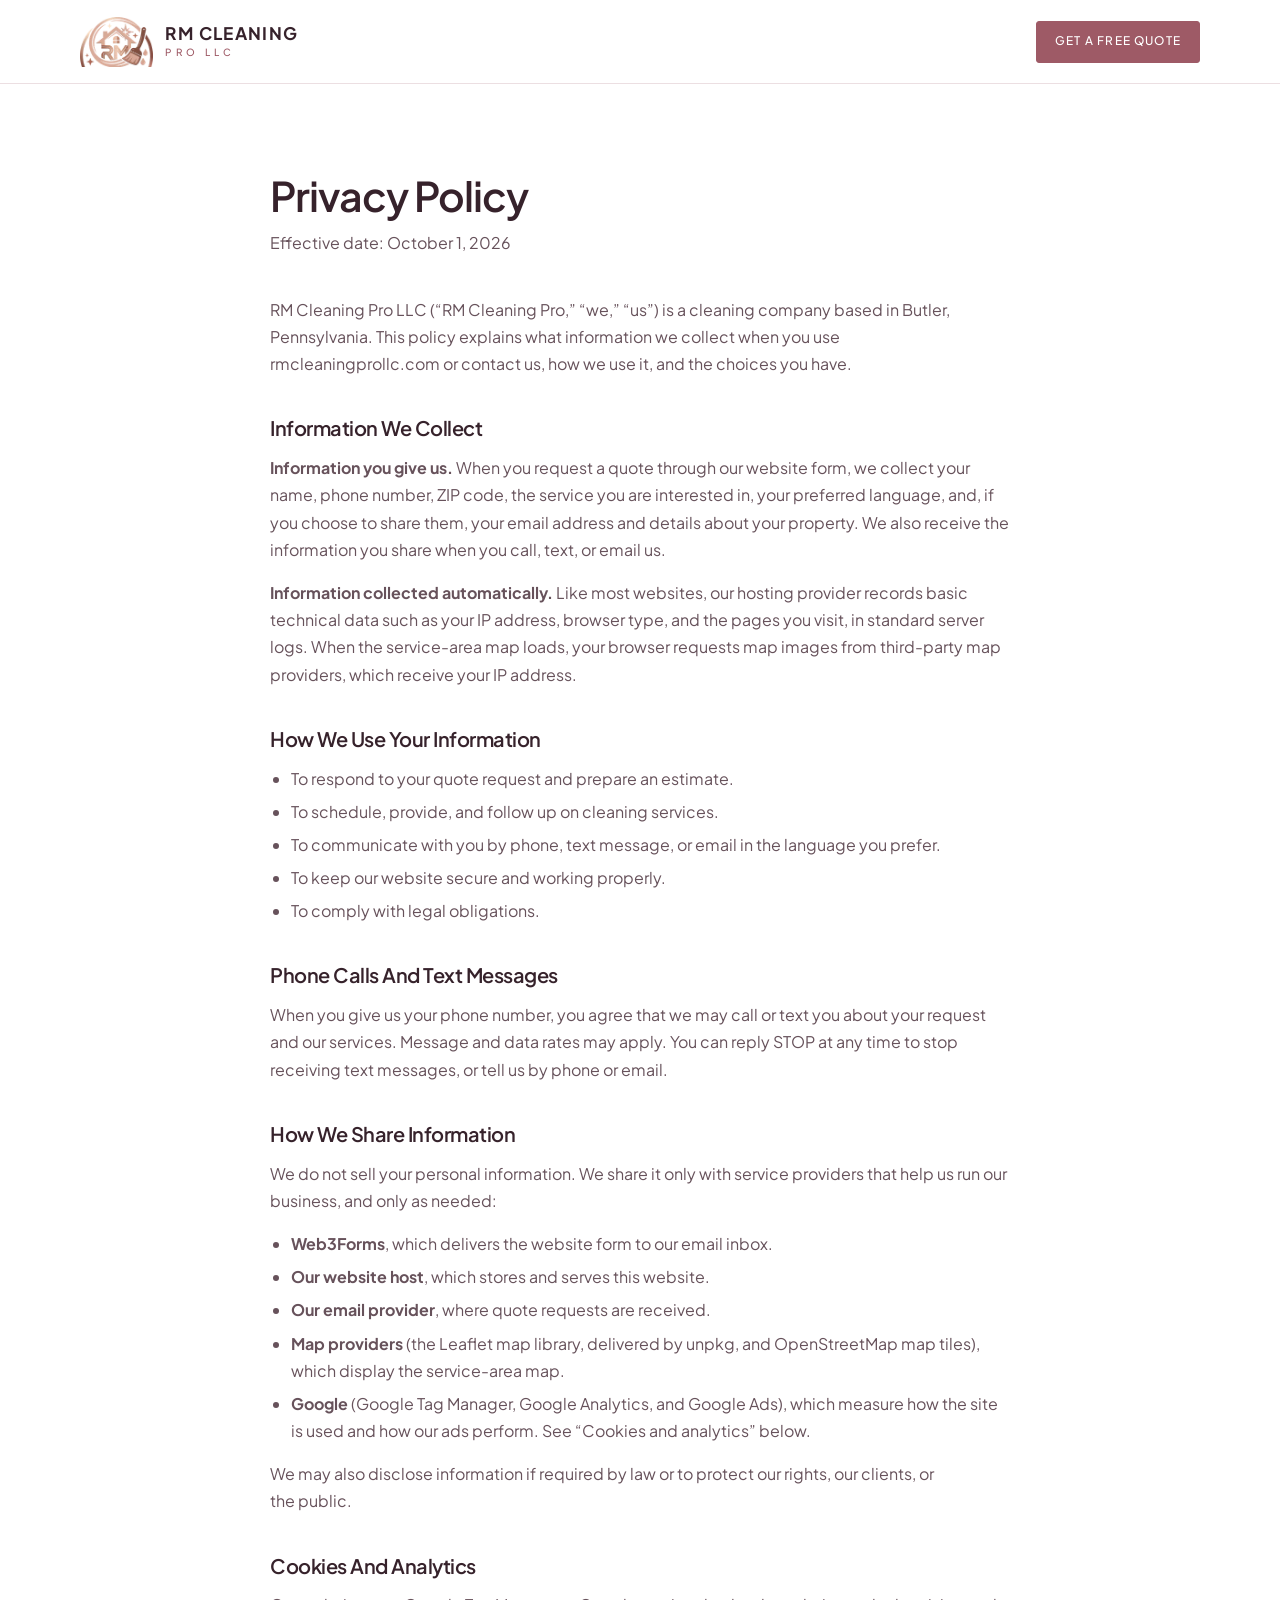
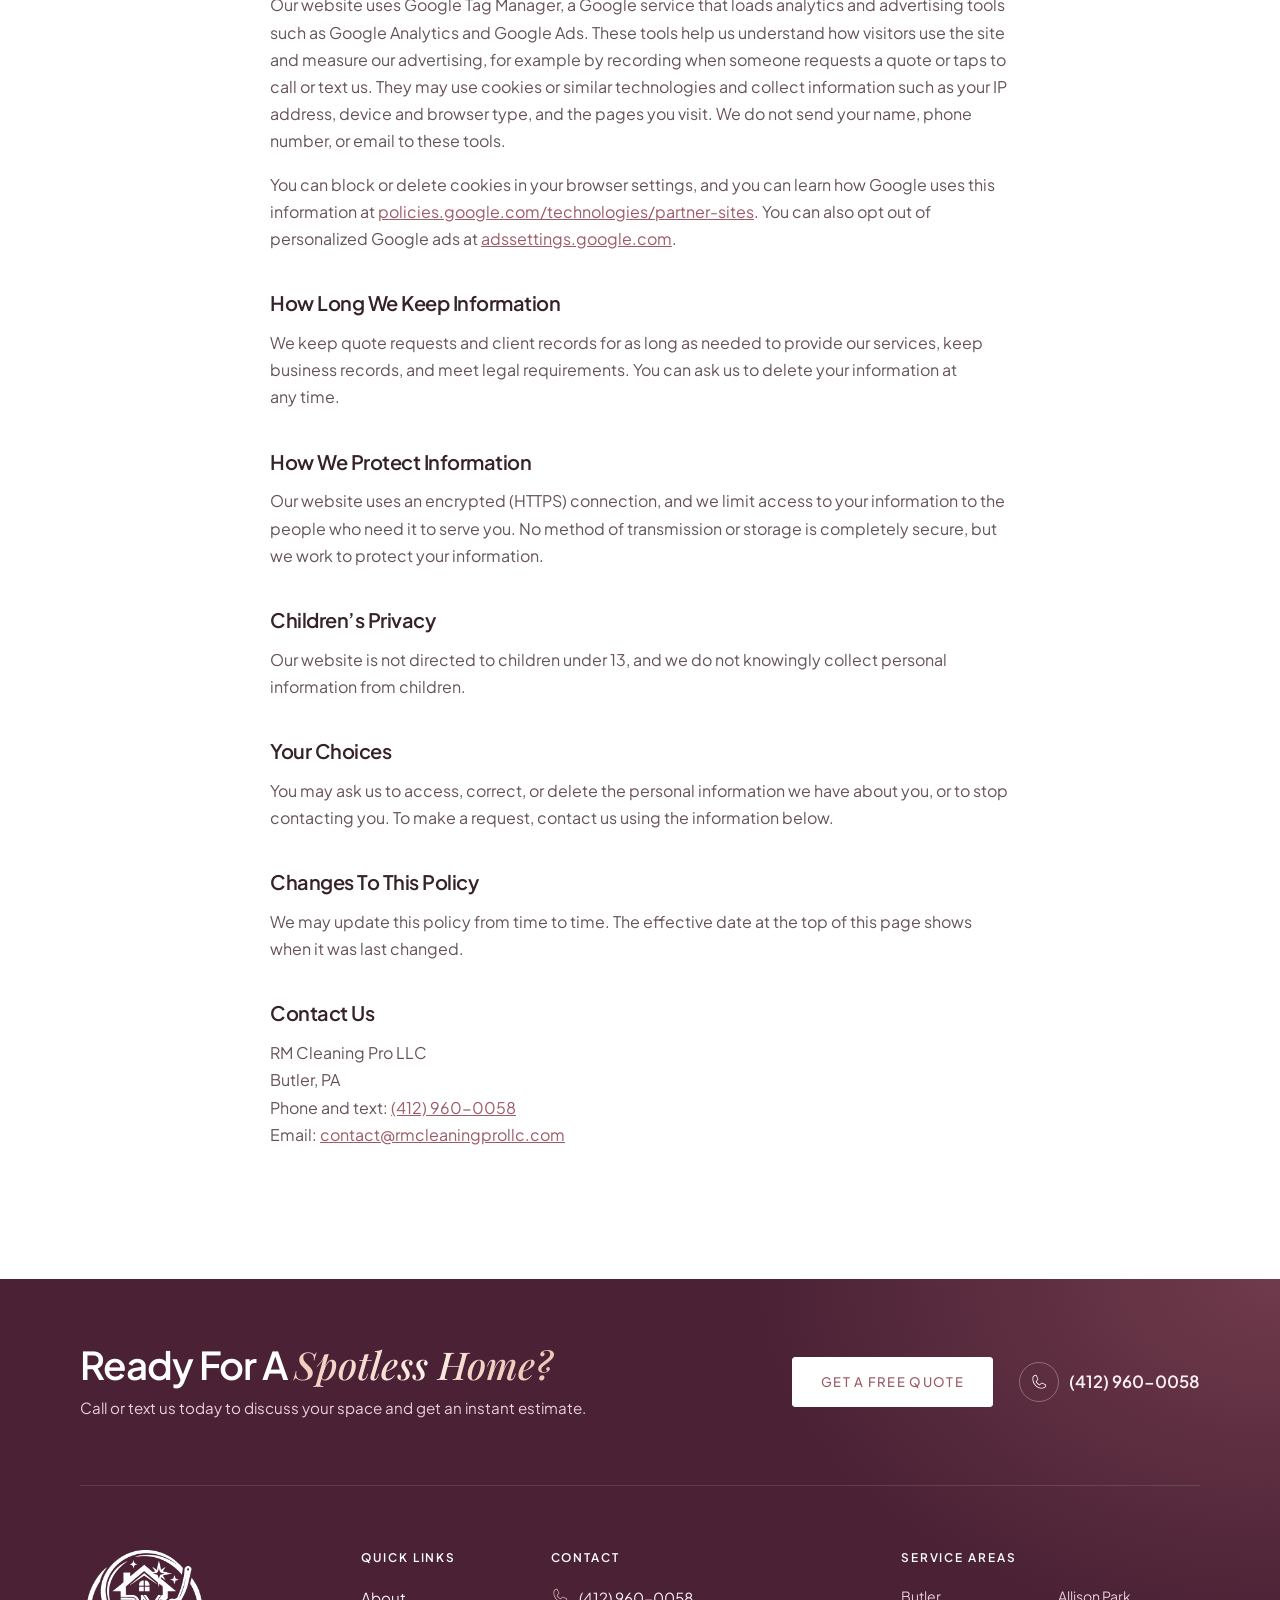
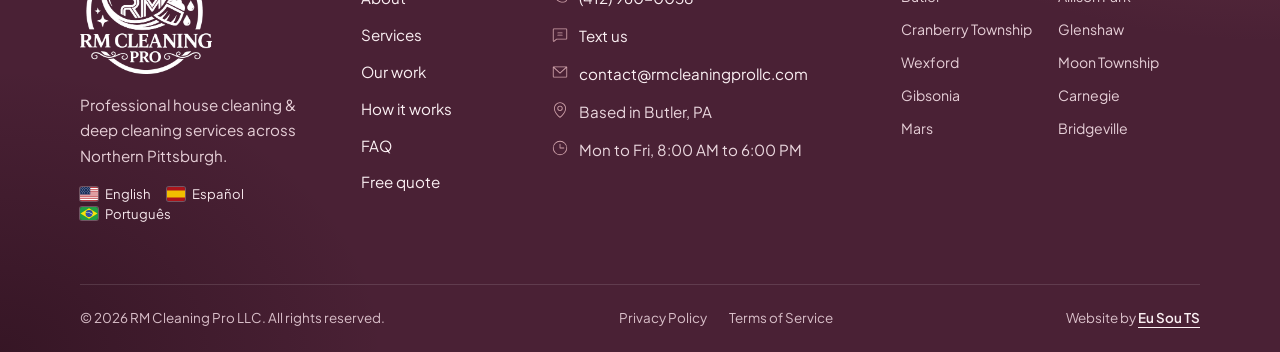
<file: privacy-policy/index.html>
<!doctype html>
<html lang="en">
<head>
<meta charset="utf-8">
<meta name="viewport" content="width=device-width, initial-scale=1">
<link rel="preconnect" href="https://www.googletagmanager.com">
<!-- Google Tag Manager -->
<script>(function(w,d,s,l,i){w[l]=w[l]||[];w[l].push({'gtm.start':
new Date().getTime(),event:'gtm.js'});var f=d.getElementsByTagName(s)[0],
j=d.createElement(s),dl=l!='dataLayer'?'&l='+l:'';j.async=true;j.src=
'https://www.googletagmanager.com/gtm.js?id='+i+dl;f.parentNode.insertBefore(j,f);
})(window,document,'script','dataLayer','GTM-MLDL4P4Q');</script>
<!-- End Google Tag Manager -->
<title>Privacy Policy | RM Cleaning Pro LLC</title>
<meta name="description" content="How RM Cleaning Pro LLC collects, uses, and protects the information you share through our website, phone, and text messages.">
<link rel="canonical" href="https://rmcleaningprollc.com/privacy-policy/">
<meta name="theme-color" content="#FFFFFF">
<link rel="icon" href="/favicon.ico" sizes="any">
<link rel="icon" href="/favicon.png" type="image/png">
<link rel="apple-touch-icon" href="/apple-touch-icon.png">
<style>@font-face{font-family:'Plus Jakarta Sans';font-style:italic;font-weight:500;font-display:swap;src:url('/fonts/jakarta-italic.woff2') format('woff2');unicode-range:U+0000-00FF, U+0131, U+0152-0153, U+02BB-02BC, U+02C6, U+02DA, U+02DC, U+0304, U+0308, U+0329, U+2000-206F, U+20AC, U+2122, U+2191, U+2193, U+2212, U+2215, U+FEFF, U+FFFD;}@font-face{font-family:'Plus Jakarta Sans';font-style:normal;font-weight:400 700;font-display:swap;src:url('/fonts/jakarta.woff2') format('woff2');unicode-range:U+0000-00FF, U+0131, U+0152-0153, U+02BB-02BC, U+02C6, U+02DA, U+02DC, U+0304, U+0308, U+0329, U+2000-206F, U+20AC, U+2122, U+2191, U+2193, U+2212, U+2215, U+FEFF, U+FFFD;}@font-face{font-family:'Playfair Display';font-style:italic;font-weight:500 600;font-display:swap;src:url('/fonts/playfair-italic.woff2') format('woff2');unicode-range:U+0000-00FF, U+0131, U+0152-0153, U+02BB-02BC, U+02C6, U+02DA, U+02DC, U+0304, U+0308, U+0329, U+2000-206F, U+20AC, U+2122, U+2191, U+2193, U+2212, U+2215, U+FEFF, U+FFFD;}</style>
<link rel="stylesheet" href="/styles.css?v=0e6ada15">
</head>
<body>
<!-- Google Tag Manager (noscript) -->
<noscript><iframe src="https://www.googletagmanager.com/ns.html?id=GTM-MLDL4P4Q"
height="0" width="0" style="display:none;visibility:hidden"></iframe></noscript>
<!-- End Google Tag Manager (noscript) -->
<!--sprite:start-->
<svg width="0" height="0" style="position:absolute" aria-hidden="true" focusable="false">
<symbol id="i-chat-text" viewBox="0 0 256 256"><path d="M216,50H40A14,14,0,0,0,26,64V224a13.88,13.88,0,0,0,8.09,12.69A14.11,14.11,0,0,0,40,238a13.87,13.87,0,0,0,9-3.31l.06-.05L82.23,206H216a14,14,0,0,0,14-14V64A14,14,0,0,0,216,50Zm2,142a2,2,0,0,1-2,2H80a6,6,0,0,0-3.92,1.46L41.26,225.53A2,2,0,0,1,38,224V64a2,2,0,0,1,2-2H216a2,2,0,0,1,2,2Zm-52-80a6,6,0,0,1-6,6H96a6,6,0,0,1,0-12h64A6,6,0,0,1,166,112Zm0,32a6,6,0,0,1-6,6H96a6,6,0,0,1,0-12h64A6,6,0,0,1,166,144Z"/></symbol>
<symbol id="i-clock" viewBox="0 0 256 256"><path d="M128,26A102,102,0,1,0,230,128,102.12,102.12,0,0,0,128,26Zm0,192a90,90,0,1,1,90-90A90.1,90.1,0,0,1,128,218Zm62-90a6,6,0,0,1-6,6H128a6,6,0,0,1-6-6V72a6,6,0,0,1,12,0v50h50A6,6,0,0,1,190,128Z"/></symbol>
<symbol id="i-envelope-simple" viewBox="0 0 256 256"><path d="M224,50H32a6,6,0,0,0-6,6V192a14,14,0,0,0,14,14H216a14,14,0,0,0,14-14V56A6,6,0,0,0,224,50ZM208.58,62,128,135.86,47.42,62ZM216,194H40a2,2,0,0,1-2-2V69.64l86,78.78a6,6,0,0,0,8.1,0L218,69.64V192A2,2,0,0,1,216,194Z"/></symbol>
<symbol id="i-map-pin" viewBox="0 0 256 256"><path d="M128,66a38,38,0,1,0,38,38A38,38,0,0,0,128,66Zm0,64a26,26,0,1,1,26-26A26,26,0,0,1,128,130Zm0-112a86.1,86.1,0,0,0-86,86c0,30.91,14.34,63.74,41.47,94.94a252.32,252.32,0,0,0,41.09,38,6,6,0,0,0,6.88,0,252.32,252.32,0,0,0,41.09-38c27.13-31.2,41.47-64,41.47-94.94A86.1,86.1,0,0,0,128,18Zm0,206.51C113,212.93,54,163.62,54,104a74,74,0,0,1,148,0C202,163.62,143,212.93,128,224.51Z"/></symbol>
<symbol id="i-phone" viewBox="0 0 256 256"><path d="M221.59,160.3l-47.24-21.17a14,14,0,0,0-13.28,1.22,4.81,4.81,0,0,0-.56.42l-24.69,21a1.88,1.88,0,0,1-1.68.06c-15.87-7.66-32.31-24-40-39.65a1.91,1.91,0,0,1,0-1.68l21.07-25a6.13,6.13,0,0,0,.42-.58,14,14,0,0,0,1.12-13.27L95.73,34.49a14,14,0,0,0-14.56-8.38A54.24,54.24,0,0,0,34,80c0,78.3,63.7,142,142,142a54.25,54.25,0,0,0,53.89-47.17A14,14,0,0,0,221.59,160.3ZM176,210C104.32,210,46,151.68,46,80A42.23,42.23,0,0,1,82.67,38h.23a2,2,0,0,1,1.84,1.31l21.1,47.11a2,2,0,0,1,0,1.67L84.73,113.15a4.73,4.73,0,0,0-.43.57,14,14,0,0,0-.91,13.73c8.87,18.16,27.17,36.32,45.53,45.19a14,14,0,0,0,13.77-1c.19-.13.38-.27.56-.42l24.68-21a1.92,1.92,0,0,1,1.6-.1l47.25,21.17a2,2,0,0,1,1.21,2A42.24,42.24,0,0,1,176,210Z"/></symbol>
</svg>
<!--sprite:end-->

<header class="hdr page-hdr">
  <div class="wrap hdr-in">
    <a class="brand" href="/">
      <img src="/images/logo-mark.webp" alt="" width="160" height="109">
      <span class="brand-name">RM Cleaning<small>Pro LLC</small></span>
    </a>
    <a class="btn btn-sm" href="/#quote">Get a free quote</a>
  </div>
</header>

<main class="legal" id="main">
  <div class="wrap">
    <h1>Privacy Policy</h1>
    <p class="updated">Effective date: October 1, 2026</p>

    <p>RM Cleaning Pro LLC (“RM Cleaning Pro,” “we,” “us”) is a cleaning company based in Butler, Pennsylvania. This policy explains what information we collect when you use rmcleaningprollc.com or contact us, how we use it, and the choices you have.</p>

    <h2>Information we collect</h2>
    <p><strong>Information you give us.</strong> When you request a quote through our website form, we collect your name, phone number, ZIP code, the service you are interested in, your preferred language, and, if you choose to share them, your email address and details about your property. We also receive the information you share when you call, text, or email us.</p>
    <p><strong>Information collected automatically.</strong> Like most websites, our hosting provider records basic technical data such as your IP address, browser type, and the pages you visit, in standard server logs. When the service-area map loads, your browser requests map images from third-party map providers, which receive your IP address.</p>

    <h2>How we use your information</h2>
    <ul>
      <li>To respond to your quote request and prepare an estimate.</li>
      <li>To schedule, provide, and follow up on cleaning services.</li>
      <li>To communicate with you by phone, text message, or email in the language you prefer.</li>
      <li>To keep our website secure and working properly.</li>
      <li>To comply with legal obligations.</li>
    </ul>

    <h2>Phone calls and text messages</h2>
    <p>When you give us your phone number, you agree that we may call or text you about your request and our services. Message and data rates may apply. You can reply STOP at any time to stop receiving text messages, or tell us by phone or email.</p>

    <h2>How we share information</h2>
    <p>We do not sell your personal information. We share it only with service providers that help us run our business, and only as needed:</p>
    <ul>
      <li><strong>Web3Forms</strong>, which delivers the website form to our email inbox.</li>
      <li><strong>Our website host</strong>, which stores and serves this website.</li>
      <li><strong>Our email provider</strong>, where quote requests are received.</li>
      <li><strong>Map providers</strong> (the Leaflet map library, delivered by unpkg, and OpenStreetMap map tiles), which display the service-area map.</li>
      <li><strong>Google</strong> (Google Tag Manager, Google Analytics, and Google Ads), which measure how the site is used and how our ads perform. See “Cookies and analytics” below.</li>
    </ul>
    <p>We may also disclose information if required by law or to protect our rights, our clients, or the public.</p>

    <h2>Cookies and analytics</h2>
    <p>Our website uses Google Tag Manager, a Google service that loads analytics and advertising tools such as Google Analytics and Google Ads. These tools help us understand how visitors use the site and measure our advertising, for example by recording when someone requests a quote or taps to call or text us. They may use cookies or similar technologies and collect information such as your IP address, device and browser type, and the pages you visit. We do not send your name, phone number, or email to these tools.</p>
    <p>You can block or delete cookies in your browser settings, and you can learn how Google uses this information at <a href="https://policies.google.com/technologies/partner-sites" target="_blank" rel="noopener">policies.google.com/technologies/partner-sites</a>. You can also opt out of personalized Google ads at <a href="https://adssettings.google.com" target="_blank" rel="noopener">adssettings.google.com</a>.</p>

    <h2>How long we keep information</h2>
    <p>We keep quote requests and client records for as long as needed to provide our services, keep business records, and meet legal requirements. You can ask us to delete your information at any time.</p>

    <h2>How we protect information</h2>
    <p>Our website uses an encrypted (HTTPS) connection, and we limit access to your information to the people who need it to serve you. No method of transmission or storage is completely secure, but we work to protect your information.</p>

    <h2>Children’s privacy</h2>
    <p>Our website is not directed to children under 13, and we do not knowingly collect personal information from children.</p>

    <h2>Your choices</h2>
    <p>You may ask us to access, correct, or delete the personal information we have about you, or to stop contacting you. To make a request, contact us using the information below.</p>

    <h2>Changes to this policy</h2>
    <p>We may update this policy from time to time. The effective date at the top of this page shows when it was last changed.</p>

    <h2>Contact us</h2>
    <p>RM Cleaning Pro LLC<br>
      Butler, PA<br>
      Phone and text: <a href="tel:+14129600058">(412) 960-0058</a><br>
      Email: <a href="mailto:contact@rmcleaningprollc.com">contact@rmcleaningprollc.com</a></p>
  </div>
</main>

<footer class="ftr">
  <div class="wrap">
    <!-- chamada no topo do rodape (textos da copy: quebra de CTA) -->
    <div class="ftr-cta">
      <div>
        <h2 class="ftr-cta-title">Ready for a <span class="hl hl-light">spotless home?</span></h2>
        <p>Call or text us today to discuss your space and get an instant estimate.</p>
      </div>
      <div class="ftr-cta-btns">
        <a class="btn btn-light" href="/#quote">Get a free quote</a>
        <a class="ftr-call" href="tel:+14129600058"><svg class="ic" aria-hidden="true"><use href="#i-phone"/></svg>(412) 960-0058</a>
      </div>
    </div>

    <div class="ftr-in">
      <div class="ftr-brand">
        <img src="/images/logo-rm-cleaning-pro-white.webp" width="440" height="413" loading="lazy" alt="RM Cleaning Pro LLC">
        <p>Professional house cleaning &amp; deep cleaning services across Northern Pittsburgh.</p>
        <ul class="ftr-langs" aria-label="Languages we speak">
          <li><img src="/images/flags/us.svg" alt="" width="20" height="15">English</li>
          <li><img src="/images/flags/es.svg" alt="" width="20" height="15">Español</li>
          <li><img src="/images/flags/br.svg" alt="" width="20" height="15">Português</li>
        </ul>
      </div>

      <nav class="ftr-col" aria-label="Footer">
        <h3 class="ftr-h">Quick links</h3>
        <ul>
          <li><a href="/#about">About</a></li>
          <li><a href="/#services">Services</a></li>
          <li><a href="/#work">Our work</a></li>
          <li><a href="/#how">How it works</a></li>
          <li><a href="/#faq">FAQ</a></li>
          <li><a href="/#quote">Free quote</a></li>
        </ul>
      </nav>

      <div class="ftr-col">
        <h3 class="ftr-h">Contact</h3>
        <ul class="ftr-contact">
          <li><a href="tel:+14129600058"><svg class="ic" aria-hidden="true"><use href="#i-phone"/></svg>(412) 960-0058</a></li>
          <li><a href="sms:+14129600058"><svg class="ic" aria-hidden="true"><use href="#i-chat-text"/></svg>Text us</a></li>
          <li><a href="mailto:contact@rmcleaningprollc.com"><svg class="ic" aria-hidden="true"><use href="#i-envelope-simple"/></svg>contact@rmcleaningprollc.com</a></li>
          <li><span><svg class="ic" aria-hidden="true"><use href="#i-map-pin"/></svg>Based in Butler, PA</span></li>
          <li><span><svg class="ic" aria-hidden="true"><use href="#i-clock"/></svg>Mon to Fri, 8:00 AM to 6:00 PM</span></li>
        </ul>
      </div>

      <div class="ftr-col">
        <h3 class="ftr-h">Service areas</h3>
        <ul class="ftr-areas">
          <li>Butler</li>
          <li>Cranberry Township</li>
          <li>Wexford</li>
          <li>Gibsonia</li>
          <li>Mars</li>
          <li>Allison Park</li>
          <li>Glenshaw</li>
          <li>Moon Township</li>
          <li>Carnegie</li>
          <li>Bridgeville</li>
        </ul>
      </div>
    </div>

    <div class="ftr-bottom">
      <p>© 2026 RM Cleaning Pro LLC. All rights reserved.</p>
      <ul class="ftr-legal">
        <li><a href="/privacy-policy/">Privacy Policy</a></li>
        <li><a href="/terms-of-service/">Terms of Service</a></li>
      </ul>
      <p class="ftr-credit">Website by <a href="https://eusouts.com/" target="_blank" rel="noopener">Eu Sou TS</a></p>
    </div>
  </div>
</footer>
</body>
</html>
</file>
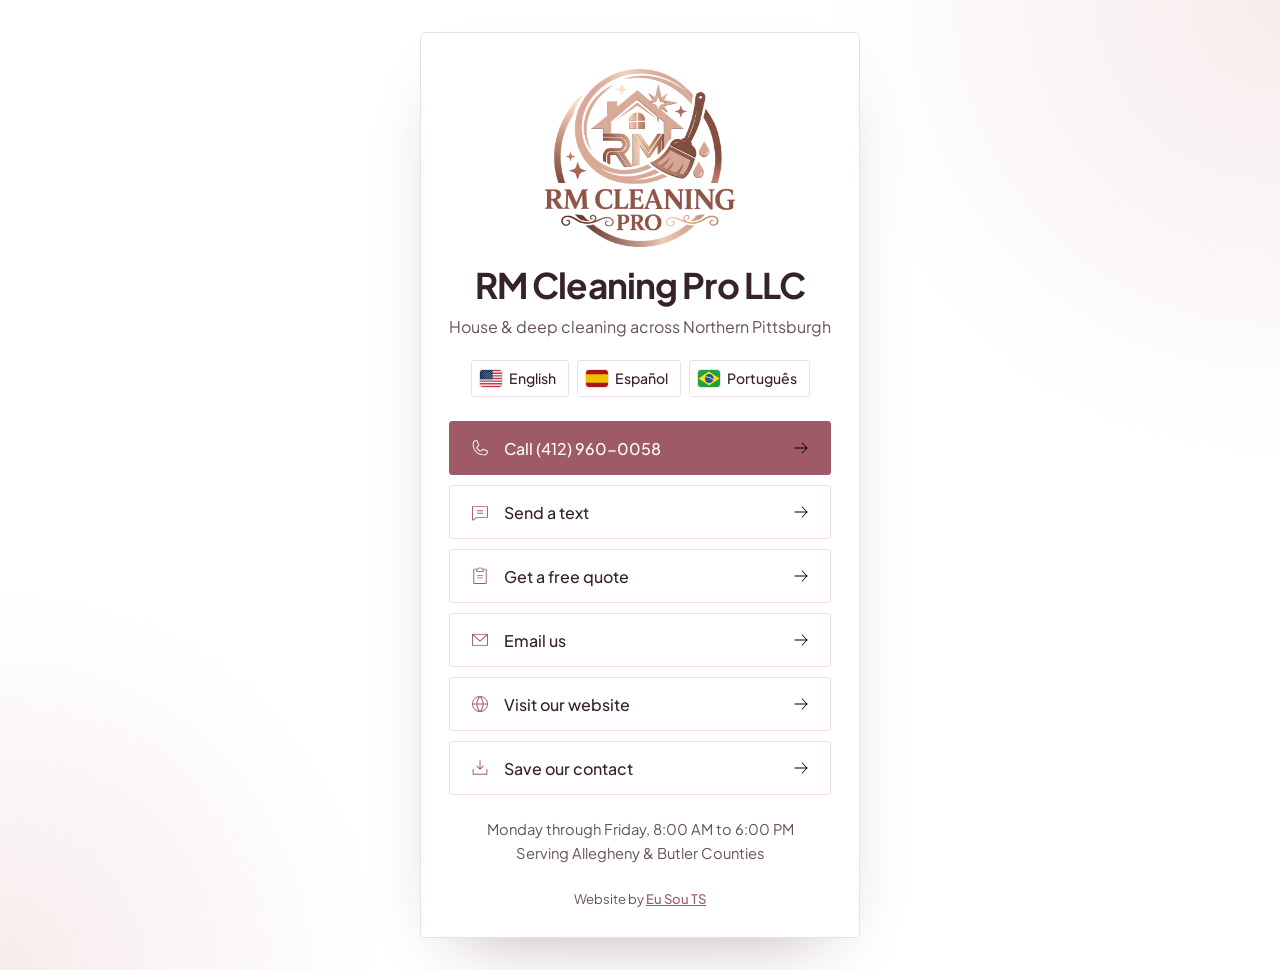
<file: redirect/index.html>
<!doctype html>
<html lang="en">
<head>
<meta charset="utf-8">
<meta name="viewport" content="width=device-width, initial-scale=1">
<link rel="preconnect" href="https://www.googletagmanager.com">
<!-- Google Tag Manager -->
<script>(function(w,d,s,l,i){w[l]=w[l]||[];w[l].push({'gtm.start':
new Date().getTime(),event:'gtm.js'});var f=d.getElementsByTagName(s)[0],
j=d.createElement(s),dl=l!='dataLayer'?'&l='+l:'';j.async=true;j.src=
'https://www.googletagmanager.com/gtm.js?id='+i+dl;f.parentNode.insertBefore(j,f);
})(window,document,'script','dataLayer','GTM-MLDL4P4Q');</script>
<!-- End Google Tag Manager -->
<title>RM Cleaning Pro LLC | Contact Card</title>
<meta name="description" content="Call, text, or request a free quote from RM Cleaning Pro LLC, house and deep cleaning across Northern Pittsburgh.">
<!-- Cartao de visitas digital (link de bio, QR code, assinatura de e-mail).
     noindex: e uma pagina fina; quem busca no Google deve cair na home. -->
<meta name="robots" content="noindex, follow">
<meta name="theme-color" content="#FFFFFF">
<meta property="og:type" content="website">
<meta property="og:url" content="https://rmcleaningprollc.com/redirect/">
<meta property="og:title" content="RM Cleaning Pro LLC">
<meta property="og:description" content="House & deep cleaning across Northern Pittsburgh. Call, text, or request a free quote.">
<meta property="og:image" content="https://rmcleaningprollc.com/og-image.jpg">
<link rel="icon" href="/favicon.ico" sizes="any">
<link rel="icon" href="/favicon.png" type="image/png">
<link rel="apple-touch-icon" href="/apple-touch-icon.png">
<link rel="preload" href="/fonts/jakarta.woff2" as="font" type="font/woff2" crossorigin>
<style>@font-face{font-family:'Plus Jakarta Sans';font-style:italic;font-weight:500;font-display:swap;src:url('/fonts/jakarta-italic.woff2') format('woff2');unicode-range:U+0000-00FF, U+0131, U+0152-0153, U+02BB-02BC, U+02C6, U+02DA, U+02DC, U+0304, U+0308, U+0329, U+2000-206F, U+20AC, U+2122, U+2191, U+2193, U+2212, U+2215, U+FEFF, U+FFFD;}@font-face{font-family:'Plus Jakarta Sans';font-style:normal;font-weight:400 700;font-display:swap;src:url('/fonts/jakarta.woff2') format('woff2');unicode-range:U+0000-00FF, U+0131, U+0152-0153, U+02BB-02BC, U+02C6, U+02DA, U+02DC, U+0304, U+0308, U+0329, U+2000-206F, U+20AC, U+2122, U+2191, U+2193, U+2212, U+2215, U+FEFF, U+FFFD;}@font-face{font-family:'Playfair Display';font-style:italic;font-weight:500 600;font-display:swap;src:url('/fonts/playfair-italic.woff2') format('woff2');unicode-range:U+0000-00FF, U+0131, U+0152-0153, U+02BB-02BC, U+02C6, U+02DA, U+02DC, U+0304, U+0308, U+0329, U+2000-206F, U+20AC, U+2122, U+2191, U+2193, U+2212, U+2215, U+FEFF, U+FFFD;}</style>
<link rel="stylesheet" href="/card.css?v=8ed16088">
</head>
<body>
<!-- Google Tag Manager (noscript) -->
<noscript><iframe src="https://www.googletagmanager.com/ns.html?id=GTM-MLDL4P4Q"
height="0" width="0" style="display:none;visibility:hidden"></iframe></noscript>
<!-- End Google Tag Manager (noscript) -->
<!--sprite:start-->
<svg width="0" height="0" style="position:absolute" aria-hidden="true" focusable="false">
<symbol id="i-arrow-right" viewBox="0 0 256 256"><path d="M220.24,132.24l-72,72a6,6,0,0,1-8.48-8.48L201.51,134H40a6,6,0,0,1,0-12H201.51L139.76,60.24a6,6,0,0,1,8.48-8.48l72,72A6,6,0,0,1,220.24,132.24Z"/></symbol>
<symbol id="i-chat-text" viewBox="0 0 256 256"><path d="M216,50H40A14,14,0,0,0,26,64V224a13.88,13.88,0,0,0,8.09,12.69A14.11,14.11,0,0,0,40,238a13.87,13.87,0,0,0,9-3.31l.06-.05L82.23,206H216a14,14,0,0,0,14-14V64A14,14,0,0,0,216,50Zm2,142a2,2,0,0,1-2,2H80a6,6,0,0,0-3.92,1.46L41.26,225.53A2,2,0,0,1,38,224V64a2,2,0,0,1,2-2H216a2,2,0,0,1,2,2Zm-52-80a6,6,0,0,1-6,6H96a6,6,0,0,1,0-12h64A6,6,0,0,1,166,112Zm0,32a6,6,0,0,1-6,6H96a6,6,0,0,1,0-12h64A6,6,0,0,1,166,144Z"/></symbol>
<symbol id="i-clipboard-text" viewBox="0 0 256 256"><path d="M166,152a6,6,0,0,1-6,6H96a6,6,0,0,1,0-12h64A6,6,0,0,1,166,152Zm-6-38H96a6,6,0,0,0,0,12h64a6,6,0,0,0,0-12Zm54-66V216a14,14,0,0,1-14,14H56a14,14,0,0,1-14-14V48A14,14,0,0,1,56,34H93.17a45.91,45.91,0,0,1,69.66,0H200A14,14,0,0,1,214,48ZM94,64v2h68V64a34,34,0,0,0-68,0ZM202,48a2,2,0,0,0-2-2H170.33A45.77,45.77,0,0,1,174,64v8a6,6,0,0,1-6,6H88a6,6,0,0,1-6-6V64a45.77,45.77,0,0,1,3.67-18H56a2,2,0,0,0-2,2V216a2,2,0,0,0,2,2H200a2,2,0,0,0,2-2Z"/></symbol>
<symbol id="i-download-simple" viewBox="0 0 256 256"><path d="M222,144v64a6,6,0,0,1-6,6H40a6,6,0,0,1-6-6V144a6,6,0,0,1,12,0v58H210V144a6,6,0,0,1,12,0Zm-98.24,4.24a6,6,0,0,0,8.48,0l40-40a6,6,0,0,0-8.48-8.48L134,129.51V32a6,6,0,0,0-12,0v97.51L92.24,99.76a6,6,0,0,0-8.48,8.48Z"/></symbol>
<symbol id="i-envelope-simple" viewBox="0 0 256 256"><path d="M224,50H32a6,6,0,0,0-6,6V192a14,14,0,0,0,14,14H216a14,14,0,0,0,14-14V56A6,6,0,0,0,224,50ZM208.58,62,128,135.86,47.42,62ZM216,194H40a2,2,0,0,1-2-2V69.64l86,78.78a6,6,0,0,0,8.1,0L218,69.64V192A2,2,0,0,1,216,194Z"/></symbol>
<symbol id="i-globe-simple" viewBox="0 0 256 256"><path d="M128,26A102,102,0,1,0,230,128,102.12,102.12,0,0,0,128,26Zm89.8,96H173.89c-1.54-40.77-18.48-68.23-30.43-82.67A90.19,90.19,0,0,1,217.8,122ZM128,215.83a110,110,0,0,1-15.19-19.45A128.37,128.37,0,0,1,94.13,134h67.74a128.37,128.37,0,0,1-18.68,62.38A110,110,0,0,1,128,215.83ZM94.13,122a128.37,128.37,0,0,1,18.68-62.38A110,110,0,0,1,128,40.17a110,110,0,0,1,15.19,19.45A128.37,128.37,0,0,1,161.87,122Zm18.41-82.67c-12,14.44-28.89,41.9-30.43,82.67H38.2A90.19,90.19,0,0,1,112.54,39.33ZM38.2,134H82.11c1.54,40.77,18.48,68.23,30.43,82.67A90.19,90.19,0,0,1,38.2,134Zm105.26,82.67c11.95-14.44,28.89-41.9,30.43-82.67H217.8A90.19,90.19,0,0,1,143.46,216.67Z"/></symbol>
<symbol id="i-phone" viewBox="0 0 256 256"><path d="M221.59,160.3l-47.24-21.17a14,14,0,0,0-13.28,1.22,4.81,4.81,0,0,0-.56.42l-24.69,21a1.88,1.88,0,0,1-1.68.06c-15.87-7.66-32.31-24-40-39.65a1.91,1.91,0,0,1,0-1.68l21.07-25a6.13,6.13,0,0,0,.42-.58,14,14,0,0,0,1.12-13.27L95.73,34.49a14,14,0,0,0-14.56-8.38A54.24,54.24,0,0,0,34,80c0,78.3,63.7,142,142,142a54.25,54.25,0,0,0,53.89-47.17A14,14,0,0,0,221.59,160.3ZM176,210C104.32,210,46,151.68,46,80A42.23,42.23,0,0,1,82.67,38h.23a2,2,0,0,1,1.84,1.31l21.1,47.11a2,2,0,0,1,0,1.67L84.73,113.15a4.73,4.73,0,0,0-.43.57,14,14,0,0,0-.91,13.73c8.87,18.16,27.17,36.32,45.53,45.19a14,14,0,0,0,13.77-1c.19-.13.38-.27.56-.42l24.68-21a1.92,1.92,0,0,1,1.6-.1l47.25,21.17a2,2,0,0,1,1.21,2A42.24,42.24,0,0,1,176,210Z"/></symbol>
</svg>
<!--sprite:end-->

<main class="card">
  <img class="card-logo" src="/images/logo-rm-cleaning-pro.webp" width="640" height="600" alt="RM Cleaning Pro LLC">
  <h1>RM Cleaning Pro LLC</h1>
  <p class="sub">House &amp; deep cleaning across Northern Pittsburgh</p>

  <ul class="flags" aria-label="Languages we speak">
    <li><img src="/images/flags/us.svg" alt="" width="22" height="17">English</li>
    <li><img src="/images/flags/es.svg" alt="" width="22" height="17">Español</li>
    <li><img src="/images/flags/br.svg" alt="" width="22" height="17">Português</li>
  </ul>

  <div class="actions">
    <a class="act act-main" href="tel:+14129600058" data-track="call"><svg class="ic" aria-hidden="true"><use href="#i-phone"/></svg><span>Call (412) 960-0058</span><svg class="go" aria-hidden="true"><use href="#i-arrow-right"/></svg></a>
    <a class="act" href="sms:+14129600058" data-track="text"><svg class="ic" aria-hidden="true"><use href="#i-chat-text"/></svg><span>Send a text</span><svg class="go" aria-hidden="true"><use href="#i-arrow-right"/></svg></a>
    <a class="act" href="/#quote"><svg class="ic" aria-hidden="true"><use href="#i-clipboard-text"/></svg><span>Get a free quote</span><svg class="go" aria-hidden="true"><use href="#i-arrow-right"/></svg></a>
    <a class="act" href="mailto:contact@rmcleaningprollc.com"><svg class="ic" aria-hidden="true"><use href="#i-envelope-simple"/></svg><span>Email us</span><svg class="go" aria-hidden="true"><use href="#i-arrow-right"/></svg></a>
    <a class="act" href="/"><svg class="ic" aria-hidden="true"><use href="#i-globe-simple"/></svg><span>Visit our website</span><svg class="go" aria-hidden="true"><use href="#i-arrow-right"/></svg></a>
    <a class="act" href="/rm-cleaning-pro.vcf" download><svg class="ic" aria-hidden="true"><use href="#i-download-simple"/></svg><span>Save our contact</span><svg class="go" aria-hidden="true"><use href="#i-arrow-right"/></svg></a>
  </div>

  <p class="meta" style="margin:22px 0 0">Monday through Friday, 8:00 AM to 6:00 PM<br>Serving Allegheny &amp; Butler Counties</p>
  <p class="credit">Website by <a href="https://eusouts.com/" target="_blank" rel="noopener">Eu Sou TS</a></p>
</main>

<script>
  window.dataLayer = window.dataLayer || [];
  document.addEventListener('click', function (e) {
    var a = e.target.closest('[data-track]');
    if (!a) return;
    var t = a.getAttribute('data-track');
    window.dataLayer.push({ event: t === 'call' ? 'click_to_call' : 'click_to_text', link_url: a.href, source: 'card' });
  });
</script>
</body>
</html>
</file>
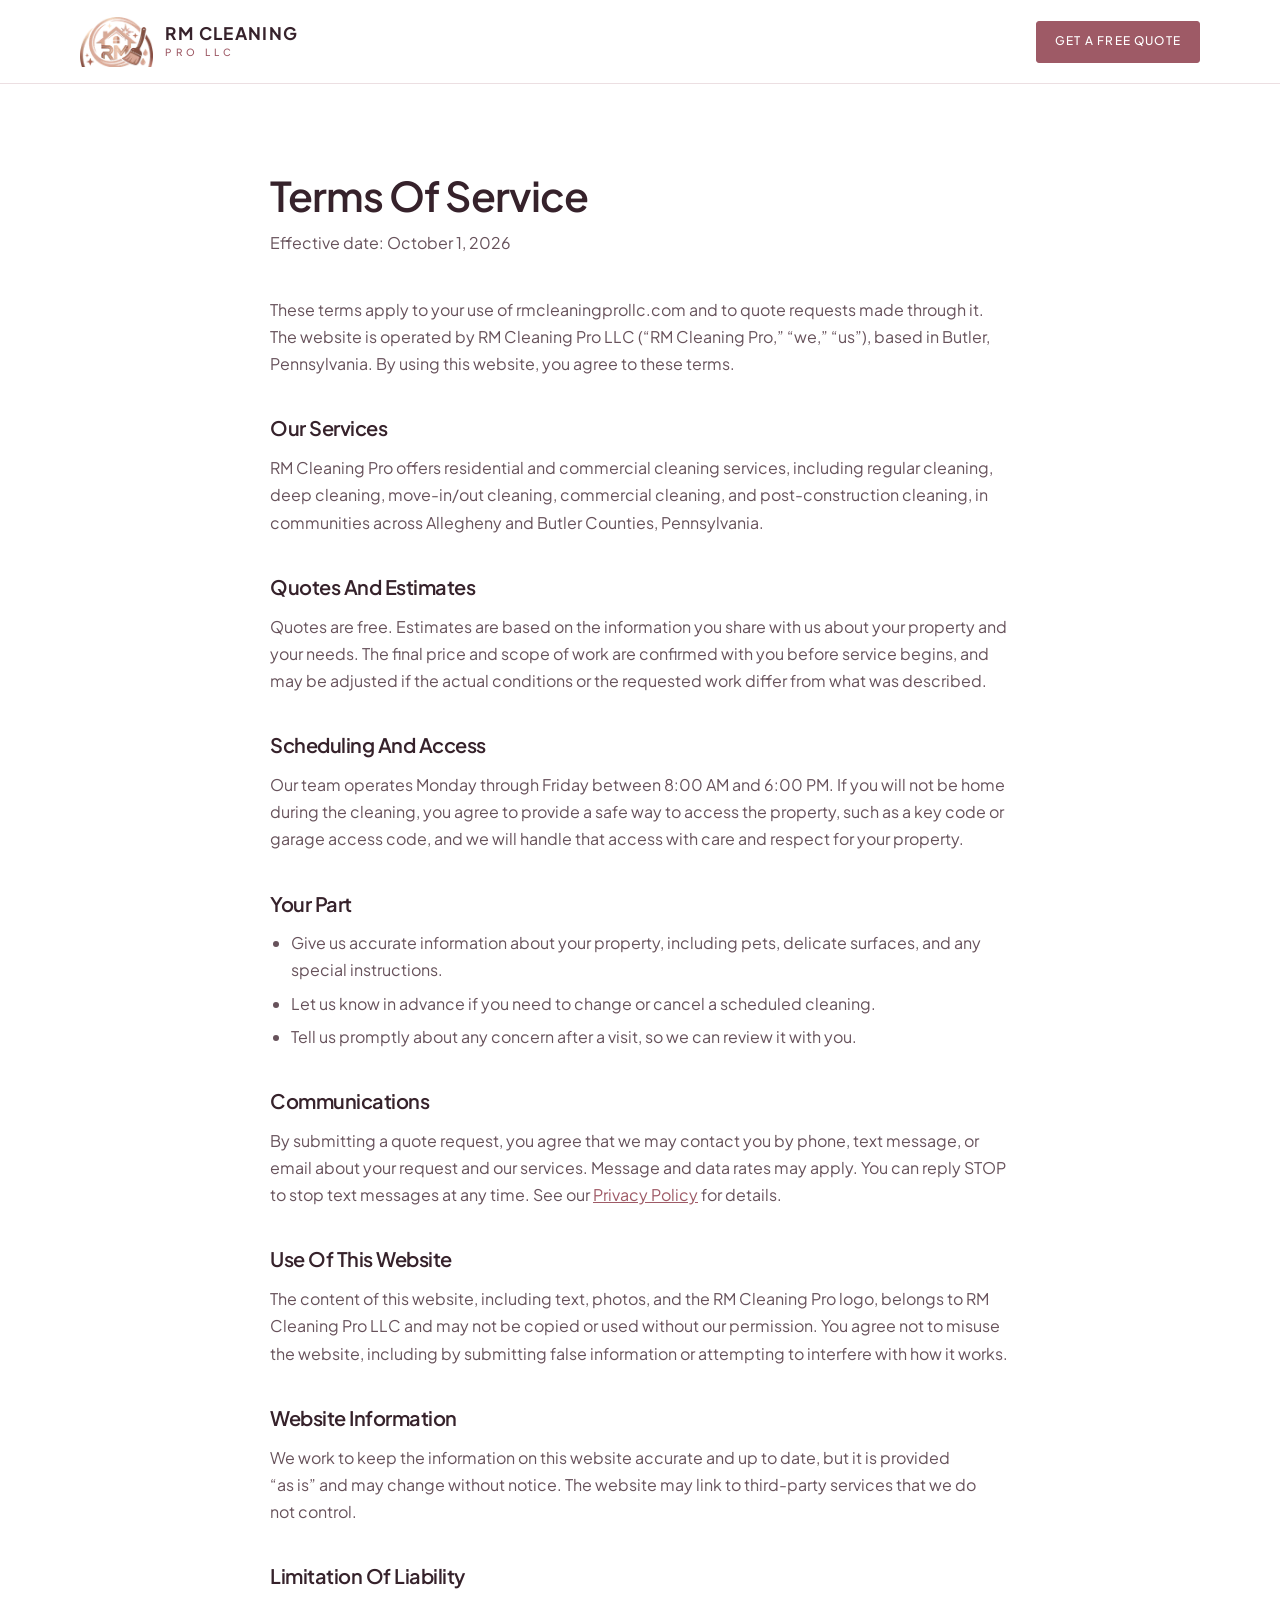
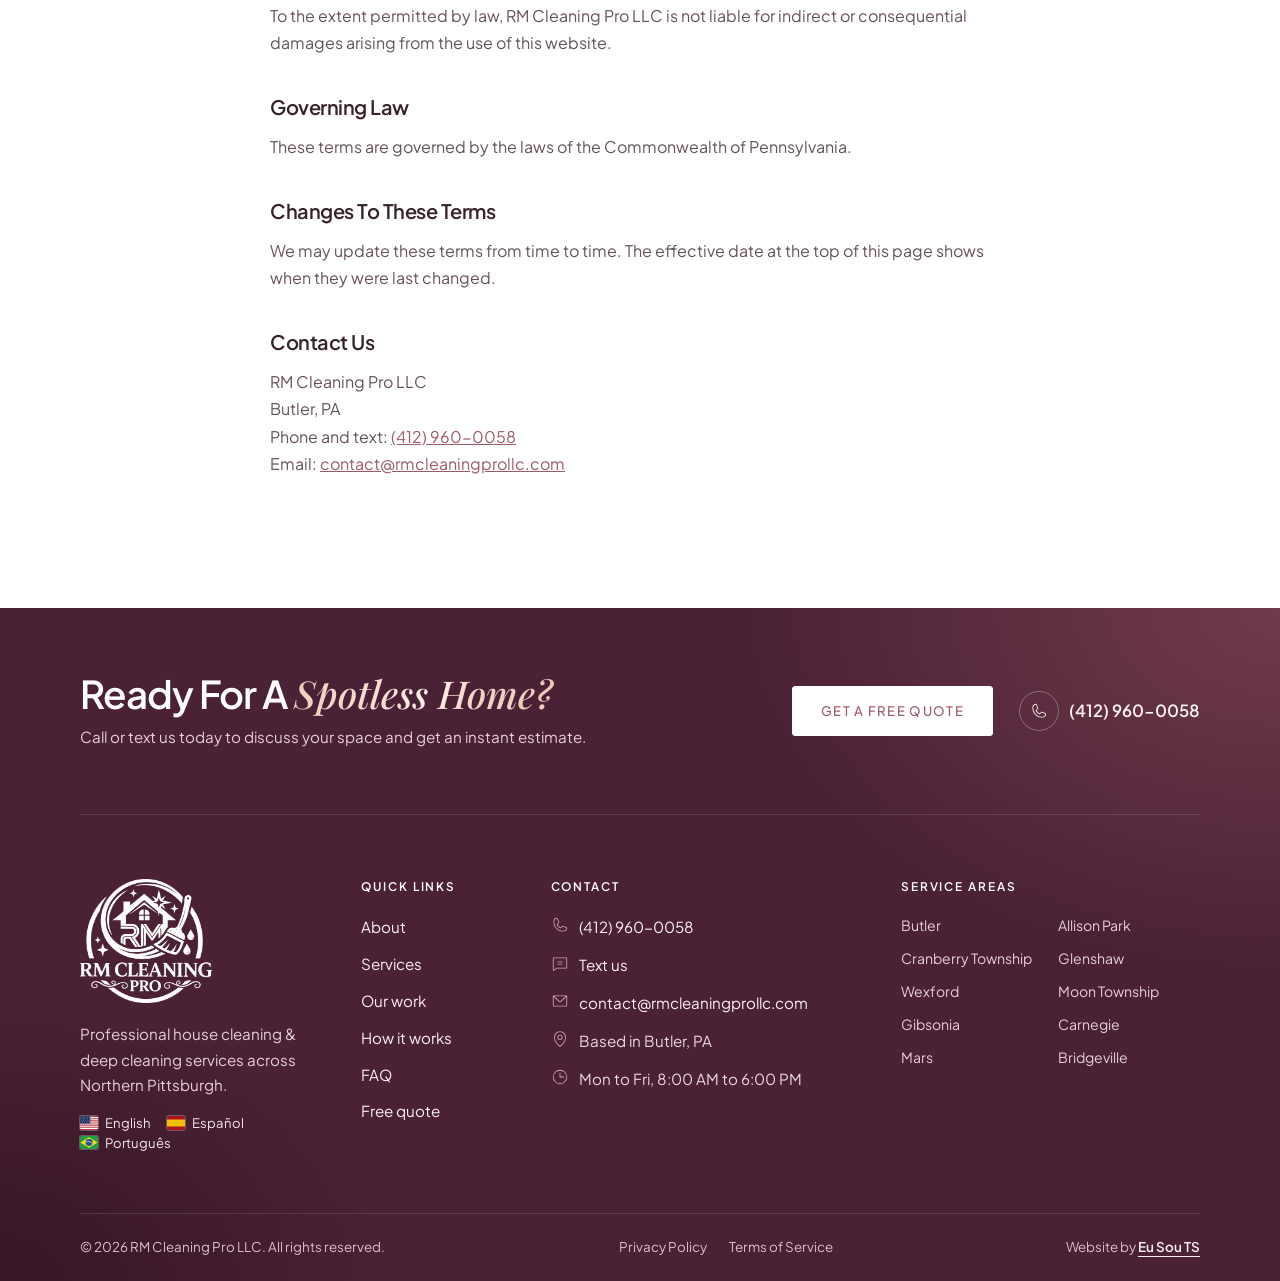
<file: terms-of-service/index.html>
<!doctype html>
<html lang="en">
<head>
<meta charset="utf-8">
<meta name="viewport" content="width=device-width, initial-scale=1">
<link rel="preconnect" href="https://www.googletagmanager.com">
<!-- Google Tag Manager -->
<script>(function(w,d,s,l,i){w[l]=w[l]||[];w[l].push({'gtm.start':
new Date().getTime(),event:'gtm.js'});var f=d.getElementsByTagName(s)[0],
j=d.createElement(s),dl=l!='dataLayer'?'&l='+l:'';j.async=true;j.src=
'https://www.googletagmanager.com/gtm.js?id='+i+dl;f.parentNode.insertBefore(j,f);
})(window,document,'script','dataLayer','GTM-MLDL4P4Q');</script>
<!-- End Google Tag Manager -->
<title>Terms of Service | RM Cleaning Pro LLC</title>
<meta name="description" content="The terms that apply when you use the RM Cleaning Pro LLC website and request a quote for our cleaning services.">
<link rel="canonical" href="https://rmcleaningprollc.com/terms-of-service/">
<meta name="theme-color" content="#FFFFFF">
<link rel="icon" href="/favicon.ico" sizes="any">
<link rel="icon" href="/favicon.png" type="image/png">
<link rel="apple-touch-icon" href="/apple-touch-icon.png">
<style>@font-face{font-family:'Plus Jakarta Sans';font-style:italic;font-weight:500;font-display:swap;src:url('/fonts/jakarta-italic.woff2') format('woff2');unicode-range:U+0000-00FF, U+0131, U+0152-0153, U+02BB-02BC, U+02C6, U+02DA, U+02DC, U+0304, U+0308, U+0329, U+2000-206F, U+20AC, U+2122, U+2191, U+2193, U+2212, U+2215, U+FEFF, U+FFFD;}@font-face{font-family:'Plus Jakarta Sans';font-style:normal;font-weight:400 700;font-display:swap;src:url('/fonts/jakarta.woff2') format('woff2');unicode-range:U+0000-00FF, U+0131, U+0152-0153, U+02BB-02BC, U+02C6, U+02DA, U+02DC, U+0304, U+0308, U+0329, U+2000-206F, U+20AC, U+2122, U+2191, U+2193, U+2212, U+2215, U+FEFF, U+FFFD;}@font-face{font-family:'Playfair Display';font-style:italic;font-weight:500 600;font-display:swap;src:url('/fonts/playfair-italic.woff2') format('woff2');unicode-range:U+0000-00FF, U+0131, U+0152-0153, U+02BB-02BC, U+02C6, U+02DA, U+02DC, U+0304, U+0308, U+0329, U+2000-206F, U+20AC, U+2122, U+2191, U+2193, U+2212, U+2215, U+FEFF, U+FFFD;}</style>
<link rel="stylesheet" href="/styles.css?v=0e6ada15">
</head>
<body>
<!-- Google Tag Manager (noscript) -->
<noscript><iframe src="https://www.googletagmanager.com/ns.html?id=GTM-MLDL4P4Q"
height="0" width="0" style="display:none;visibility:hidden"></iframe></noscript>
<!-- End Google Tag Manager (noscript) -->
<!--sprite:start-->
<svg width="0" height="0" style="position:absolute" aria-hidden="true" focusable="false">
<symbol id="i-chat-text" viewBox="0 0 256 256"><path d="M216,50H40A14,14,0,0,0,26,64V224a13.88,13.88,0,0,0,8.09,12.69A14.11,14.11,0,0,0,40,238a13.87,13.87,0,0,0,9-3.31l.06-.05L82.23,206H216a14,14,0,0,0,14-14V64A14,14,0,0,0,216,50Zm2,142a2,2,0,0,1-2,2H80a6,6,0,0,0-3.92,1.46L41.26,225.53A2,2,0,0,1,38,224V64a2,2,0,0,1,2-2H216a2,2,0,0,1,2,2Zm-52-80a6,6,0,0,1-6,6H96a6,6,0,0,1,0-12h64A6,6,0,0,1,166,112Zm0,32a6,6,0,0,1-6,6H96a6,6,0,0,1,0-12h64A6,6,0,0,1,166,144Z"/></symbol>
<symbol id="i-clock" viewBox="0 0 256 256"><path d="M128,26A102,102,0,1,0,230,128,102.12,102.12,0,0,0,128,26Zm0,192a90,90,0,1,1,90-90A90.1,90.1,0,0,1,128,218Zm62-90a6,6,0,0,1-6,6H128a6,6,0,0,1-6-6V72a6,6,0,0,1,12,0v50h50A6,6,0,0,1,190,128Z"/></symbol>
<symbol id="i-envelope-simple" viewBox="0 0 256 256"><path d="M224,50H32a6,6,0,0,0-6,6V192a14,14,0,0,0,14,14H216a14,14,0,0,0,14-14V56A6,6,0,0,0,224,50ZM208.58,62,128,135.86,47.42,62ZM216,194H40a2,2,0,0,1-2-2V69.64l86,78.78a6,6,0,0,0,8.1,0L218,69.64V192A2,2,0,0,1,216,194Z"/></symbol>
<symbol id="i-map-pin" viewBox="0 0 256 256"><path d="M128,66a38,38,0,1,0,38,38A38,38,0,0,0,128,66Zm0,64a26,26,0,1,1,26-26A26,26,0,0,1,128,130Zm0-112a86.1,86.1,0,0,0-86,86c0,30.91,14.34,63.74,41.47,94.94a252.32,252.32,0,0,0,41.09,38,6,6,0,0,0,6.88,0,252.32,252.32,0,0,0,41.09-38c27.13-31.2,41.47-64,41.47-94.94A86.1,86.1,0,0,0,128,18Zm0,206.51C113,212.93,54,163.62,54,104a74,74,0,0,1,148,0C202,163.62,143,212.93,128,224.51Z"/></symbol>
<symbol id="i-phone" viewBox="0 0 256 256"><path d="M221.59,160.3l-47.24-21.17a14,14,0,0,0-13.28,1.22,4.81,4.81,0,0,0-.56.42l-24.69,21a1.88,1.88,0,0,1-1.68.06c-15.87-7.66-32.31-24-40-39.65a1.91,1.91,0,0,1,0-1.68l21.07-25a6.13,6.13,0,0,0,.42-.58,14,14,0,0,0,1.12-13.27L95.73,34.49a14,14,0,0,0-14.56-8.38A54.24,54.24,0,0,0,34,80c0,78.3,63.7,142,142,142a54.25,54.25,0,0,0,53.89-47.17A14,14,0,0,0,221.59,160.3ZM176,210C104.32,210,46,151.68,46,80A42.23,42.23,0,0,1,82.67,38h.23a2,2,0,0,1,1.84,1.31l21.1,47.11a2,2,0,0,1,0,1.67L84.73,113.15a4.73,4.73,0,0,0-.43.57,14,14,0,0,0-.91,13.73c8.87,18.16,27.17,36.32,45.53,45.19a14,14,0,0,0,13.77-1c.19-.13.38-.27.56-.42l24.68-21a1.92,1.92,0,0,1,1.6-.1l47.25,21.17a2,2,0,0,1,1.21,2A42.24,42.24,0,0,1,176,210Z"/></symbol>
</svg>
<!--sprite:end-->

<header class="hdr page-hdr">
  <div class="wrap hdr-in">
    <a class="brand" href="/">
      <img src="/images/logo-mark.webp" alt="" width="160" height="109">
      <span class="brand-name">RM Cleaning<small>Pro LLC</small></span>
    </a>
    <a class="btn btn-sm" href="/#quote">Get a free quote</a>
  </div>
</header>

<main class="legal" id="main">
  <div class="wrap">
    <h1>Terms of Service</h1>
    <p class="updated">Effective date: October 1, 2026</p>

    <p>These terms apply to your use of rmcleaningprollc.com and to quote requests made through it. The website is operated by RM Cleaning Pro LLC (“RM Cleaning Pro,” “we,” “us”), based in Butler, Pennsylvania. By using this website, you agree to these terms.</p>

    <h2>Our services</h2>
    <p>RM Cleaning Pro offers residential and commercial cleaning services, including regular cleaning, deep cleaning, move-in/out cleaning, commercial cleaning, and post-construction cleaning, in communities across Allegheny and Butler Counties, Pennsylvania.</p>

    <h2>Quotes and estimates</h2>
    <p>Quotes are free. Estimates are based on the information you share with us about your property and your needs. The final price and scope of work are confirmed with you before service begins, and may be adjusted if the actual conditions or the requested work differ from what was described.</p>

    <h2>Scheduling and access</h2>
    <p>Our team operates Monday through Friday between 8:00 AM and 6:00 PM. If you will not be home during the cleaning, you agree to provide a safe way to access the property, such as a key code or garage access code, and we will handle that access with care and respect for your property.</p>

    <h2>Your part</h2>
    <ul>
      <li>Give us accurate information about your property, including pets, delicate surfaces, and any special instructions.</li>
      <li>Let us know in advance if you need to change or cancel a scheduled cleaning.</li>
      <li>Tell us promptly about any concern after a visit, so we can review it with you.</li>
    </ul>

    <h2>Communications</h2>
    <p>By submitting a quote request, you agree that we may contact you by phone, text message, or email about your request and our services. Message and data rates may apply. You can reply STOP to stop text messages at any time. See our <a href="/privacy-policy/">Privacy Policy</a> for details.</p>

    <h2>Use of this website</h2>
    <p>The content of this website, including text, photos, and the RM Cleaning Pro logo, belongs to RM Cleaning Pro LLC and may not be copied or used without our permission. You agree not to misuse the website, including by submitting false information or attempting to interfere with how it works.</p>

    <h2>Website information</h2>
    <p>We work to keep the information on this website accurate and up to date, but it is provided “as is” and may change without notice. The website may link to third-party services that we do not control.</p>

    <h2>Limitation of liability</h2>
    <p>To the extent permitted by law, RM Cleaning Pro LLC is not liable for indirect or consequential damages arising from the use of this website.</p>

    <h2>Governing law</h2>
    <p>These terms are governed by the laws of the Commonwealth of Pennsylvania.</p>

    <h2>Changes to these terms</h2>
    <p>We may update these terms from time to time. The effective date at the top of this page shows when they were last changed.</p>

    <h2>Contact us</h2>
    <p>RM Cleaning Pro LLC<br>
      Butler, PA<br>
      Phone and text: <a href="tel:+14129600058">(412) 960-0058</a><br>
      Email: <a href="mailto:contact@rmcleaningprollc.com">contact@rmcleaningprollc.com</a></p>
  </div>
</main>

<footer class="ftr">
  <div class="wrap">
    <!-- chamada no topo do rodape (textos da copy: quebra de CTA) -->
    <div class="ftr-cta">
      <div>
        <h2 class="ftr-cta-title">Ready for a <span class="hl hl-light">spotless home?</span></h2>
        <p>Call or text us today to discuss your space and get an instant estimate.</p>
      </div>
      <div class="ftr-cta-btns">
        <a class="btn btn-light" href="/#quote">Get a free quote</a>
        <a class="ftr-call" href="tel:+14129600058"><svg class="ic" aria-hidden="true"><use href="#i-phone"/></svg>(412) 960-0058</a>
      </div>
    </div>

    <div class="ftr-in">
      <div class="ftr-brand">
        <img src="/images/logo-rm-cleaning-pro-white.webp" width="440" height="413" loading="lazy" alt="RM Cleaning Pro LLC">
        <p>Professional house cleaning &amp; deep cleaning services across Northern Pittsburgh.</p>
        <ul class="ftr-langs" aria-label="Languages we speak">
          <li><img src="/images/flags/us.svg" alt="" width="20" height="15">English</li>
          <li><img src="/images/flags/es.svg" alt="" width="20" height="15">Español</li>
          <li><img src="/images/flags/br.svg" alt="" width="20" height="15">Português</li>
        </ul>
      </div>

      <nav class="ftr-col" aria-label="Footer">
        <h3 class="ftr-h">Quick links</h3>
        <ul>
          <li><a href="/#about">About</a></li>
          <li><a href="/#services">Services</a></li>
          <li><a href="/#work">Our work</a></li>
          <li><a href="/#how">How it works</a></li>
          <li><a href="/#faq">FAQ</a></li>
          <li><a href="/#quote">Free quote</a></li>
        </ul>
      </nav>

      <div class="ftr-col">
        <h3 class="ftr-h">Contact</h3>
        <ul class="ftr-contact">
          <li><a href="tel:+14129600058"><svg class="ic" aria-hidden="true"><use href="#i-phone"/></svg>(412) 960-0058</a></li>
          <li><a href="sms:+14129600058"><svg class="ic" aria-hidden="true"><use href="#i-chat-text"/></svg>Text us</a></li>
          <li><a href="mailto:contact@rmcleaningprollc.com"><svg class="ic" aria-hidden="true"><use href="#i-envelope-simple"/></svg>contact@rmcleaningprollc.com</a></li>
          <li><span><svg class="ic" aria-hidden="true"><use href="#i-map-pin"/></svg>Based in Butler, PA</span></li>
          <li><span><svg class="ic" aria-hidden="true"><use href="#i-clock"/></svg>Mon to Fri, 8:00 AM to 6:00 PM</span></li>
        </ul>
      </div>

      <div class="ftr-col">
        <h3 class="ftr-h">Service areas</h3>
        <ul class="ftr-areas">
          <li>Butler</li>
          <li>Cranberry Township</li>
          <li>Wexford</li>
          <li>Gibsonia</li>
          <li>Mars</li>
          <li>Allison Park</li>
          <li>Glenshaw</li>
          <li>Moon Township</li>
          <li>Carnegie</li>
          <li>Bridgeville</li>
        </ul>
      </div>
    </div>

    <div class="ftr-bottom">
      <p>© 2026 RM Cleaning Pro LLC. All rights reserved.</p>
      <ul class="ftr-legal">
        <li><a href="/privacy-policy/">Privacy Policy</a></li>
        <li><a href="/terms-of-service/">Terms of Service</a></li>
      </ul>
      <p class="ftr-credit">Website by <a href="https://eusouts.com/" target="_blank" rel="noopener">Eu Sou TS</a></p>
    </div>
  </div>
</footer>
</body>
</html>
</file>
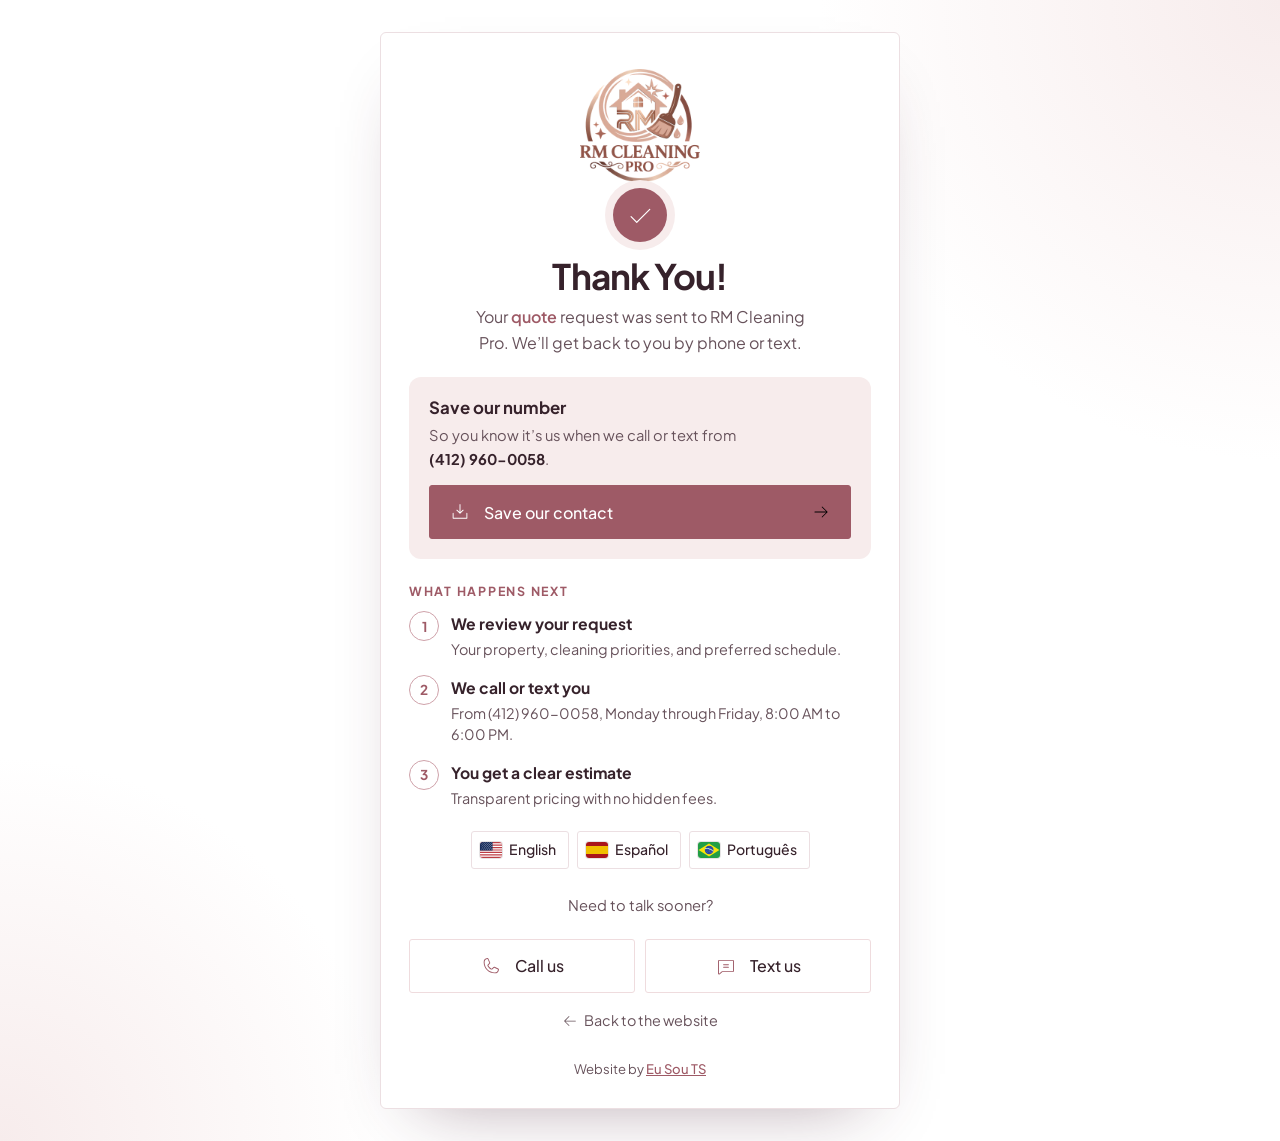
<file: thanks/index.html>
<!doctype html>
<html lang="en">
<head>
<meta charset="utf-8">
<meta name="viewport" content="width=device-width, initial-scale=1">
<link rel="preconnect" href="https://www.googletagmanager.com">
<!-- Google Tag Manager -->
<script>(function(w,d,s,l,i){w[l]=w[l]||[];w[l].push({'gtm.start':
new Date().getTime(),event:'gtm.js'});var f=d.getElementsByTagName(s)[0],
j=d.createElement(s),dl=l!='dataLayer'?'&l='+l:'';j.async=true;j.src=
'https://www.googletagmanager.com/gtm.js?id='+i+dl;f.parentNode.insertBefore(j,f);
})(window,document,'script','dataLayer','GTM-MLDL4P4Q');</script>
<!-- End Google Tag Manager -->
<title>Thank You | RM Cleaning Pro</title>
<!-- noindex obrigatorio: pagina de obrigado indexada traz visita de quem nao
     preencheu nada e infla a conversao quando /thanks/ vira meta no Google Ads.
     Fica fora do sitemap.xml de proposito. -->
<meta name="robots" content="noindex, nofollow">
<meta name="theme-color" content="#FFFFFF">
<link rel="icon" href="/favicon.ico" sizes="any">
<link rel="icon" href="/favicon.png" type="image/png">
<link rel="apple-touch-icon" href="/apple-touch-icon.png">
<link rel="preload" href="/fonts/jakarta.woff2" as="font" type="font/woff2" crossorigin>
<style>@font-face{font-family:'Plus Jakarta Sans';font-style:italic;font-weight:500;font-display:swap;src:url('/fonts/jakarta-italic.woff2') format('woff2');unicode-range:U+0000-00FF, U+0131, U+0152-0153, U+02BB-02BC, U+02C6, U+02DA, U+02DC, U+0304, U+0308, U+0329, U+2000-206F, U+20AC, U+2122, U+2191, U+2193, U+2212, U+2215, U+FEFF, U+FFFD;}@font-face{font-family:'Plus Jakarta Sans';font-style:normal;font-weight:400 700;font-display:swap;src:url('/fonts/jakarta.woff2') format('woff2');unicode-range:U+0000-00FF, U+0131, U+0152-0153, U+02BB-02BC, U+02C6, U+02DA, U+02DC, U+0304, U+0308, U+0329, U+2000-206F, U+20AC, U+2122, U+2191, U+2193, U+2212, U+2215, U+FEFF, U+FFFD;}@font-face{font-family:'Playfair Display';font-style:italic;font-weight:500 600;font-display:swap;src:url('/fonts/playfair-italic.woff2') format('woff2');unicode-range:U+0000-00FF, U+0131, U+0152-0153, U+02BB-02BC, U+02C6, U+02DA, U+02DC, U+0304, U+0308, U+0329, U+2000-206F, U+20AC, U+2122, U+2191, U+2193, U+2212, U+2215, U+FEFF, U+FFFD;}</style>
<link rel="stylesheet" href="/card.css?v=8ed16088">
</head>
<body>
<!-- Google Tag Manager (noscript) -->
<noscript><iframe src="https://www.googletagmanager.com/ns.html?id=GTM-MLDL4P4Q"
height="0" width="0" style="display:none;visibility:hidden"></iframe></noscript>
<!-- End Google Tag Manager (noscript) -->
<!--sprite:start-->
<svg width="0" height="0" style="position:absolute" aria-hidden="true" focusable="false">
<symbol id="i-arrow-left" viewBox="0 0 256 256"><path d="M222,128a6,6,0,0,1-6,6H54.49l61.75,61.76a6,6,0,1,1-8.48,8.48l-72-72a6,6,0,0,1,0-8.48l72-72a6,6,0,0,1,8.48,8.48L54.49,122H216A6,6,0,0,1,222,128Z"/></symbol>
<symbol id="i-arrow-right" viewBox="0 0 256 256"><path d="M220.24,132.24l-72,72a6,6,0,0,1-8.48-8.48L201.51,134H40a6,6,0,0,1,0-12H201.51L139.76,60.24a6,6,0,0,1,8.48-8.48l72,72A6,6,0,0,1,220.24,132.24Z"/></symbol>
<symbol id="i-chat-text" viewBox="0 0 256 256"><path d="M216,50H40A14,14,0,0,0,26,64V224a13.88,13.88,0,0,0,8.09,12.69A14.11,14.11,0,0,0,40,238a13.87,13.87,0,0,0,9-3.31l.06-.05L82.23,206H216a14,14,0,0,0,14-14V64A14,14,0,0,0,216,50Zm2,142a2,2,0,0,1-2,2H80a6,6,0,0,0-3.92,1.46L41.26,225.53A2,2,0,0,1,38,224V64a2,2,0,0,1,2-2H216a2,2,0,0,1,2,2Zm-52-80a6,6,0,0,1-6,6H96a6,6,0,0,1,0-12h64A6,6,0,0,1,166,112Zm0,32a6,6,0,0,1-6,6H96a6,6,0,0,1,0-12h64A6,6,0,0,1,166,144Z"/></symbol>
<symbol id="i-check" viewBox="0 0 256 256"><path d="M228.24,76.24l-128,128a6,6,0,0,1-8.48,0l-56-56a6,6,0,0,1,8.48-8.48L96,191.51,219.76,67.76a6,6,0,0,1,8.48,8.48Z"/></symbol>
<symbol id="i-download-simple" viewBox="0 0 256 256"><path d="M222,144v64a6,6,0,0,1-6,6H40a6,6,0,0,1-6-6V144a6,6,0,0,1,12,0v58H210V144a6,6,0,0,1,12,0Zm-98.24,4.24a6,6,0,0,0,8.48,0l40-40a6,6,0,0,0-8.48-8.48L134,129.51V32a6,6,0,0,0-12,0v97.51L92.24,99.76a6,6,0,0,0-8.48,8.48Z"/></symbol>
<symbol id="i-phone" viewBox="0 0 256 256"><path d="M221.59,160.3l-47.24-21.17a14,14,0,0,0-13.28,1.22,4.81,4.81,0,0,0-.56.42l-24.69,21a1.88,1.88,0,0,1-1.68.06c-15.87-7.66-32.31-24-40-39.65a1.91,1.91,0,0,1,0-1.68l21.07-25a6.13,6.13,0,0,0,.42-.58,14,14,0,0,0,1.12-13.27L95.73,34.49a14,14,0,0,0-14.56-8.38A54.24,54.24,0,0,0,34,80c0,78.3,63.7,142,142,142a54.25,54.25,0,0,0,53.89-47.17A14,14,0,0,0,221.59,160.3ZM176,210C104.32,210,46,151.68,46,80A42.23,42.23,0,0,1,82.67,38h.23a2,2,0,0,1,1.84,1.31l21.1,47.11a2,2,0,0,1,0,1.67L84.73,113.15a4.73,4.73,0,0,0-.43.57,14,14,0,0,0-.91,13.73c8.87,18.16,27.17,36.32,45.53,45.19a14,14,0,0,0,13.77-1c.19-.13.38-.27.56-.42l24.68-21a1.92,1.92,0,0,1,1.6-.1l47.25,21.17a2,2,0,0,1,1.21,2A42.24,42.24,0,0,1,176,210Z"/></symbol>
</svg>
<!--sprite:end-->

<!-- Pagina de obrigado (refeita 01/10/2026): diz o que acontece agora e pede
     para SALVAR O CONTATO, para a pessoa reconhecer e atender a ligacao de um
     numero desconhecido. O formulario manda ?s=<servico> (so o servico). -->
<main class="card card-wide">
  <img class="card-logo card-logo-sm" src="/images/logo-rm-cleaning-pro.webp" width="640" height="600" alt="RM Cleaning Pro LLC">
  <span class="ty-check" aria-hidden="true"><svg class="ic"><use href="#i-check"/></svg></span>
  <h1>Thank you!</h1>
  <p class="sub">Your <strong id="ty-service">quote</strong> request was sent to RM Cleaning Pro. We’ll get back to you by phone or text.</p>

  <!-- 1) o pedido mais importante da pagina -->
  <section class="ty-save" aria-labelledby="ty-save-title">
    <p class="ty-save-title" id="ty-save-title">Save our number</p>
    <p class="ty-save-text">So you know it’s us when we call or text from <strong>(412) 960-0058</strong>.</p>
    <a class="act act-main" href="/rm-cleaning-pro.vcf" download data-save><svg class="ic" aria-hidden="true"><use href="#i-download-simple"/></svg><span>Save our contact</span><svg class="go" aria-hidden="true"><use href="#i-arrow-right"/></svg></a>
  </section>

  <!-- 2) o que acontece agora (fatos da copy) -->
  <section class="ty-next" aria-labelledby="ty-next-title">
    <p class="ty-next-title" id="ty-next-title">What happens next</p>
    <ol>
      <li>
        <span class="ty-num" aria-hidden="true">1</span>
        <div><strong>We review your request</strong><span>Your property, cleaning priorities, and preferred schedule.</span></div>
      </li>
      <li>
        <span class="ty-num" aria-hidden="true">2</span>
        <div><strong>We call or text you</strong><span>From (412) 960-0058, Monday through Friday, 8:00 AM to 6:00 PM.</span></div>
      </li>
      <li>
        <span class="ty-num" aria-hidden="true">3</span>
        <div><strong>You get a clear estimate</strong><span>Transparent pricing with no hidden fees.</span></div>
      </li>
    </ol>
  </section>

  <ul class="flags" aria-label="Languages we speak">
    <li><img src="/images/flags/us.svg" alt="" width="22" height="17">English</li>
    <li><img src="/images/flags/es.svg" alt="" width="22" height="17">Español</li>
    <li><img src="/images/flags/br.svg" alt="" width="22" height="17">Português</li>
  </ul>

  <p class="meta">Need to talk sooner?</p>
  <div class="actions actions-row">
    <a class="act" href="tel:+14129600058"><svg class="ic" aria-hidden="true"><use href="#i-phone"/></svg><span>Call us</span></a>
    <a class="act" href="sms:+14129600058"><svg class="ic" aria-hidden="true"><use href="#i-chat-text"/></svg><span>Text us</span></a>
  </div>
  <a class="ty-back" href="/"><svg class="ic" aria-hidden="true"><use href="#i-arrow-left"/></svg>Back to the website</a>

  <p class="credit">Website by <a href="https://eusouts.com/" target="_blank" rel="noopener">Eu Sou TS</a></p>
</main>

<script>
  (function () {
    // Evento de conversao para quando o GTM for instalado (meta de pagina /thanks/).
    window.dataLayer = window.dataLayer || [];
    window.dataLayer.push({ event: 'thank_you_view' });

    // Nome do servico vindo do formulario. Lista fechada: so aceita os 5
    // servicos reais (nunca escrever na pagina um texto vindo da URL).
    var SERVICES = ['Regular Cleaning', 'Deep Cleaning', 'Move-In/Out Cleaning', 'Commercial Cleaning', 'Post-Construction Cleaning'];
    var s = new URLSearchParams(location.search).get('s');
    if (s && SERVICES.indexOf(s) !== -1) document.getElementById('ty-service').textContent = s + ' quote';

    document.addEventListener('click', function (e) {
      var a = e.target.closest('a');
      if (!a) return;
      if (a.hasAttribute('data-save')) window.dataLayer.push({ event: 'save_contact' });
      else if (a.href.indexOf('tel:') === 0) window.dataLayer.push({ event: 'click_to_call', source: 'thanks' });
      else if (a.href.indexOf('sms:') === 0) window.dataLayer.push({ event: 'click_to_text', source: 'thanks' });
    });
  })();
</script>
</body>
</html>
</file>
<file: styles.css>
:root{--white:#FFFFFF;--blush-50:#FCF7F7;--blush-100:#F7ECEC;--blush-200:#EFDCDE;--mauve-300:#CFA2AA;--mauve:#9E5A66;--mauve-700:#84475A;--plum:#4A2135;--ink:#36222B;--ink-soft:#67525B;--line:#ECDFE2;--field:#A98D96;--error:#B3261E;--r-btn:3px;--r:6px;--shadow:0 24px 50px -28px rgba(74,33,53,.35);--shadow-s:0 10px 26px -16px rgba(74,33,53,.4);--display:"Plus Jakarta Sans", system-ui, -apple-system, "Segoe UI", sans-serif;--sans:"Plus Jakarta Sans", system-ui, -apple-system, "Segoe UI", sans-serif;--wrap:1200px;--gutter:clamp(16px, 4vw, 40px);--hdr-h:84px;--ease:cubic-bezier(.16,1,.3,1);--ease-out:cubic-bezier(.22,1,.36,1);--fs-h1:clamp(2.05rem,3.2vw,2.85rem);--fs-h2:clamp(1.85rem,3vw,2.55rem);--fs-h3:1.25rem;color-scheme:light}*,*:before,*:after{box-sizing:border-box}html{-webkit-text-size-adjust:100%;scroll-behavior:smooth;scroll-padding-top:calc(var(--hdr-h) + 12px)}@media (prefers-reduced-motion:reduce){html{scroll-behavior:auto}}body{margin:0;background:var(--white);color:var(--ink);font:400 1rem/1.7 var(--sans);-webkit-font-smoothing:antialiased;text-rendering:optimizeLegibility}img{display:block;max-width:100%;height:auto}a{color:inherit}h1,h2,h3,h4{margin:0;font-family:var(--display);font-weight:600;color:var(--ink);line-height:1.14;letter-spacing:-.025em;text-wrap:balance}h1,h2,h3{text-transform:capitalize}h1{font-size:var(--fs-h1)}h2{font-size:var(--fs-h2)}h3{font-size:var(--fs-h3)}p{margin:0 0 1em;text-wrap:pretty}ul,ol{margin:0;padding:0;list-style:none}:focus-visible{outline:2px solid var(--mauve);outline-offset:3px}.wrap{width:100%;max-width:var(--wrap);margin:0 auto;padding:0 var(--gutter)}.sr{position:absolute!important;width:1px;height:1px;padding:0;margin:-1px;overflow:hidden;clip:rect(0 0 0 0);white-space:nowrap;border:0}.ic{width:1.25em;height:1.25em;fill:currentColor;flex:none}.center{text-align:center}.skip{position:absolute;left:12px;top:-60px;z-index:100;background:var(--mauve);color:#fff;padding:10px 16px;border-radius:var(--r-btn);text-decoration:none}.skip:focus{top:12px}.hl{font-family:Playfair Display,Georgia,serif;font-style:italic;font-weight:500;letter-spacing:0;padding:0 .12em .06em .04em;margin:0 -.08em 0 -.04em;background:linear-gradient(100deg,#844d40,#9a6150 30%,#be8771 47%,#cc9a85 53%,#a46a58 68%,#844d40);-webkit-background-clip:text;background-clip:text;color:transparent;-webkit-text-fill-color:transparent;-webkit-box-decoration-break:clone;box-decoration-break:clone}.hl-light{background-image:linear-gradient(100deg,#f0cdbe,#f9e2d8 40%,#fff4ee 52%,#f3d3c5 68%,#edc6b6)}.kicker,.sec .kicker{margin:0 0 10px;font:700 1.2rem/1.3 var(--display);letter-spacing:-.01em;color:#b26a77;opacity:1}.kicker.center{text-align:center}.kicker-light,.sec .kicker-light{color:#f6e2e6}.title-caps,.sec .title-caps{text-align:center;font-size:var(--fs-h2);max-width:24ch;margin:0 auto clamp(36px,5vw,56px)}.btn{display:inline-flex;align-items:center;justify-content:center;gap:10px;min-height:50px;padding:14px 28px;border:1px solid var(--mauve);border-radius:var(--r-btn);background:var(--mauve);color:#fff;text-decoration:none;cursor:pointer;font:500 .82rem/1.2 var(--sans);letter-spacing:.1em;text-transform:uppercase;white-space:nowrap;transition:background-color .25s var(--ease),border-color .25s var(--ease),color .25s var(--ease),transform .2s var(--ease),box-shadow .25s var(--ease)}.btn:hover{background:var(--mauve-700);border-color:var(--mauve-700);box-shadow:var(--shadow-s)}.btn:active{transform:translateY(1px) scale(.99)}.btn-sm{min-height:42px;padding:10px 18px;font-size:.74rem}.btn-block{width:100%}.btn-light{background:#fff;border-color:#fff;color:var(--mauve)}.btn-light:hover{background:var(--blush-100);border-color:var(--blush-100);color:var(--mauve-700)}.btn[disabled]{opacity:.65;cursor:progress;transform:none}.link-phone{display:inline-flex;align-items:center;gap:10px;min-height:50px;color:var(--ink);font:500 1.05rem/1 var(--sans);text-decoration:none}.link-phone .ic{width:20px;height:20px;color:var(--mauve)}.link-phone:hover{color:var(--mauve)}.topbar{background:var(--mauve);color:#fff;font-size:.82rem}.topbar-in{display:flex;align-items:center;justify-content:space-between;gap:16px;min-height:38px}.topbar p{margin:0;display:inline-flex;align-items:center;gap:8px}.topbar .ic{width:15px;height:15px}.topbar-langs img{width:18px;height:13px;border-radius:2px;box-shadow:0 0 0 1px #ffffff59}.topbar-langs span{margin-left:4px}.topbar-phone{display:inline-flex;align-items:center;gap:8px;color:#fff;text-decoration:none;font-weight:500}.topbar-phone:hover{text-decoration:underline;text-underline-offset:3px}@media (max-width:899px){.topbar .topbar-area{display:none}}@media (max-width:640px){.topbar .topbar-langs span{position:absolute;width:1px;height:1px;overflow:hidden;clip:rect(0 0 0 0);white-space:nowrap}}.hdr{position:sticky;top:0;z-index:50;height:var(--hdr-h);background:#fff;border-bottom:1px solid var(--line);transition:box-shadow .3s}.hdr.is-scrolled{box-shadow:0 10px 30px -22px #4a213573}.hdr-in{height:100%;display:grid;grid-template-columns:auto 1fr auto;align-items:center;gap:24px}.brand{display:flex;align-items:center;gap:12px;text-decoration:none}.brand img{height:50px;width:auto}.brand-name{display:flex;flex-direction:column;font:700 1.08rem/1 var(--display);letter-spacing:.08em;text-transform:uppercase;color:var(--ink);white-space:nowrap}.brand-name small{font:500 .62rem/1 var(--sans);letter-spacing:.42em;color:var(--mauve);margin-top:6px}.nav{display:flex;justify-content:center;align-items:center;gap:30px}.nav a{position:relative;padding:10px 0;font:500 .78rem/1 var(--sans);letter-spacing:.12em;text-transform:uppercase;color:var(--ink);text-decoration:none;white-space:nowrap}.nav a:after{content:"";position:absolute;left:0;right:0;bottom:2px;height:1.5px;background:var(--mauve);transform:scaleX(0);transition:transform .3s var(--ease)}.nav a:hover,.nav a[aria-current=true]{color:var(--mauve)}.nav a:hover:after,.nav a[aria-current=true]:after{transform:scaleX(1)}.nav .nav-phone{display:none}.hdr-actions{display:flex;align-items:center;gap:6px}.icon-btn{display:grid;place-items:center;width:44px;height:44px;border-radius:var(--r-btn);color:var(--ink);text-decoration:none;transition:color .2s,background-color .2s}.icon-btn:hover{color:var(--mauve);background:var(--blush-100)}.icon-btn .ic{width:22px;height:22px}.hdr-cta{margin-left:10px}.menu-btn{display:none}@media (max-width:1180px){.nav{gap:22px}.icon-btn{display:none}}@media (max-width:1023px){:root{--hdr-h:72px}.hdr-in{grid-template-columns:1fr auto}.brand img{height:42px}.menu-btn{display:inline-grid;place-items:center;width:46px;height:46px;margin-left:6px;border:1px solid var(--line);border-radius:var(--r-btn);background:#fff;color:var(--ink);cursor:pointer}.menu-btn .ic{width:24px;height:24px}.menu-btn .ic-close,.menu-btn[aria-expanded=true] .ic-open{display:none}.menu-btn[aria-expanded=true] .ic-close{display:block}.nav{position:fixed;left:0;right:0;top:var(--hdr-h);flex-direction:column;align-items:stretch;gap:0;padding:6px var(--gutter) 22px;background:#fff;border-bottom:1px solid var(--line);box-shadow:0 30px 40px -30px #4a213559;opacity:0;visibility:hidden;transform:translateY(-8px);transition:opacity .25s var(--ease),transform .25s var(--ease),visibility 0s linear .25s}.nav.is-open{opacity:1;visibility:visible;transform:none;transition:opacity .25s var(--ease),transform .25s var(--ease)}.nav a{font-size:.9rem;padding:17px 0;border-bottom:1px solid var(--line)}.nav a:after{display:none}.nav .nav-phone{display:block;color:var(--mauve);border-bottom:0}}@media (max-width:560px){.hdr-cta{display:none}.brand-name{font-size:1.08rem}.brand-name small{font-size:.56rem}}.hero{position:relative;overflow:hidden;background:var(--blush-100);display:flex;align-items:center;min-height:max(620px,min(calc(100vh - 122px),860px));min-height:max(620px,min(calc(100dvh - 122px),860px))}.hero-media{position:absolute;top:0;right:0;bottom:0;width:60%;overflow:hidden}.hero-media picture{display:block;width:100%;height:100%}.hero-media img{width:100%;height:100%;object-fit:cover;object-position:62% 60%}@media (max-width:560px){.hero-media img{object-position:50% 55%}}.hero-media:after{content:"";position:absolute;inset:0;pointer-events:none;background:linear-gradient(90deg,var(--blush-100) 0%,rgba(247,236,236,.85) 18%,rgba(247,236,236,.2) 48%,rgba(247,236,236,0) 70%),linear-gradient(0deg,#9e5a661a,#9e5a661a)}.hero-in{position:relative;padding-block:clamp(56px,7vw,96px) clamp(88px,9vw,120px)}.hero-copy{max-width:640px}.hero h1{font-size:var(--fs-h1);line-height:1.12;letter-spacing:-.03em;margin-bottom:22px}.hero .lead{font-size:1.06rem;color:var(--ink-soft);max-width:48ch;margin-bottom:30px}.hero-ctas{display:flex;flex-wrap:wrap;align-items:center;gap:12px 26px}@media (max-width:899px){.hero{display:block;min-height:0;background:var(--blush-100)}.hero-media{position:relative;width:100%;height:clamp(340px,52vw,440px)}.hero-media:after{background:linear-gradient(0deg,var(--blush-100) 0%,rgba(247,236,236,0) 45%)}.hero-in{padding-block:8px 96px}}.trust{position:relative;z-index:2;margin-top:-56px}.trust-card{display:grid;grid-template-columns:repeat(4,1fr);background:#fff;border:1px solid var(--line);border-radius:var(--r);box-shadow:var(--shadow)}.trust-card li{display:flex;align-items:center;gap:14px;padding:24px 22px}.trust-card li+li{border-left:1px solid var(--line)}.trust-card .ic{width:34px;height:34px;color:var(--mauve)}.trust-card strong{display:block;font:600 .9rem/1.3 var(--sans);color:var(--ink)}.trust-card span{display:block;font-size:.82rem;line-height:1.35;color:var(--ink-soft)}.trust-flags{display:grid;grid-template-columns:repeat(2,auto);gap:3px;flex:none}.trust-flags img{width:17px;height:12.75px;border-radius:2px;box-shadow:0 0 0 1px #36222b1f}.trust-flags img:last-child{grid-column:span 2;justify-self:center}@media (max-width:899px){.trust-card{grid-template-columns:1fr 1fr}.trust-card li:nth-child(3){border-left:0}.trust-card li:nth-child(n+3){border-top:1px solid var(--line)}.trust-card li{padding:18px 16px;gap:12px}.trust-card .ic{width:28px;height:28px}}.sec{padding:clamp(72px,9vw,112px) 0 clamp(80px,10vw,124px);position:relative}.tint{background:var(--blush-50)}.sec h2{font-size:var(--fs-h2)}.sec-cta{margin-top:clamp(36px,5vw,52px)}.about-in{display:grid;grid-template-columns:1fr 1fr;gap:clamp(40px,6vw,88px);align-items:center}.about-copy h2{margin-bottom:22px}.about-copy>p{color:var(--ink-soft);max-width:60ch}.about-copy .flags{margin:6px 0 28px}.about-collage{position:relative;display:grid;grid-template-columns:repeat(12,1fr);grid-template-rows:repeat(12,1fr);aspect-ratio:1/1;width:100%;max-width:560px;justify-self:center}.about-collage img{width:100%;height:100%;object-fit:cover;box-shadow:0 22px 44px -26px #4a21358c}.ac-main{grid-area:2 / 1 / 8 / 9;border-radius:22px}.ac-circle{grid-area:1 / 9 / 5 / 13;border-radius:50%;aspect-ratio:1/1;height:auto!important;align-self:start;border:5px solid #fff}.ac-third{grid-area:6 / 6 / 13 / 13;border-radius:22px;border:6px solid #fff;z-index:2;object-position:50% 40%}.ac-stat{grid-area:9 / 2 / 12 / 5;z-index:3;align-self:center;display:flex;flex-direction:column;justify-content:center;align-items:center;text-align:center;aspect-ratio:1/1;padding:12px;border-radius:18px;background:var(--mauve);color:#fff;box-shadow:0 20px 40px -18px #9e5a66bf}.ac-stat strong{font:700 clamp(2rem,3.6vw,2.8rem)/1 var(--display);letter-spacing:-.03em}.ac-stat span{margin-top:6px;font-size:.78rem;line-height:1.3;max-width:12ch;opacity:.95}.ac-dot{position:absolute;border-radius:50%;border:2px solid var(--mauve-300);pointer-events:none}.ac-dot-1{width:16px;height:16px;left:2%;bottom:3%}.ac-dot-2{width:11px;height:11px;left:9%;bottom:8%;background:var(--blush-200);border:0}.ac-dot-3{width:22px;height:22px;right:-2%;top:42%;border-color:var(--blush-200)}@media (max-width:899px){.about-in{grid-template-columns:1fr}.about-collage{max-width:460px;margin-bottom:8px}.ac-stat span{font-size:.7rem}}.flags{display:flex;flex-wrap:wrap;gap:8px}.flags li{display:inline-flex;align-items:center;gap:8px;padding:7px 14px 7px 10px;background:#fff;border:1px solid var(--line);border-radius:var(--r-btn);font:500 .9rem/1 var(--sans);color:var(--ink)}.flags img{width:22px;height:16px;border-radius:2px;box-shadow:0 0 0 1px #36222b1f}.flags-light li{background:#ffffff1f;border-color:#ffffff47;color:#fff}.services{overflow:hidden}.pol-card{margin:0;background:#fff;padding:14px 14px 24px;border-radius:4px;text-align:center;box-shadow:0 2px #4a21350a,0 26px 50px -30px #4a213580}.pol-photo{aspect-ratio:1/1;overflow:hidden;background:var(--blush-100);border-radius:2px;margin-bottom:20px}.pol-photo img{width:100%;height:100%;object-fit:cover}.pol-card h3{font:600 var(--fs-h3)/1.3 var(--display);letter-spacing:-.01em;color:var(--ink);margin-bottom:10px}.pol-card p{margin:0 auto;max-width:34ch;font-size:.94rem;line-height:1.62;color:var(--ink-soft)}.svc-stage{display:grid;grid-template-columns:repeat(auto-fit,minmax(240px,1fr));gap:24px}.js .svc-car{--cw:clamp(270px,27vw,340px);--step:calc(var(--cw) * 1.06)}.js .svc-stage{display:grid;grid-template-columns:1fr;justify-items:center;align-items:start;padding:16px 0 8px;touch-action:pan-y}.js .pol-card{grid-area:1 / 1;width:var(--cw);--o:0;--s:1;--r:0deg;transform:translate(calc(var(--o) * var(--step))) scale(var(--s)) rotate(var(--r));transition:transform .65s var(--ease),opacity .5s var(--ease),filter .5s var(--ease),box-shadow .5s var(--ease)}.js .pol-card[data-pos="0"]{z-index:3;box-shadow:0 2px #4a21350a,0 34px 70px -30px #4a21358c}.js .pol-card[data-pos="-1"],.js .pol-card[data-pos="1"]{--s:.84;z-index:2;opacity:.62;filter:saturate(.8);cursor:pointer}.js .pol-card[data-pos="-1"]{--r:-3deg}.js .pol-card[data-pos="1"]{--r:3deg}.js .pol-card[data-pos="-1"]:hover,.js .pol-card[data-pos="1"]:hover{opacity:.85}.js .pol-card[data-pos="-2"],.js .pol-card[data-pos="2"]{--s:.7;z-index:1;opacity:0;pointer-events:none}.car-ctrl{display:flex;align-items:center;justify-content:center;gap:20px;margin-top:30px}.car-ctrl[hidden]{display:none}.car-btn{display:grid;place-items:center;width:48px;height:48px;border-radius:50%;cursor:pointer;border:1px solid var(--mauve-300);background:#fff;color:var(--mauve);transition:background-color .25s var(--ease),color .25s var(--ease),transform .2s var(--ease)}.car-btn .ic{width:20px;height:20px}.car-btn:hover{background:var(--mauve);color:#fff;border-color:var(--mauve)}.car-btn:active{transform:scale(.95)}.car-dots{display:flex;gap:8px}.car-dots button{width:9px;height:9px;padding:0;border:0;border-radius:999px;background:var(--mauve-300);opacity:.55;cursor:pointer;transition:width .35s var(--ease),opacity .35s,background-color .35s}.car-dots button[aria-current=true]{width:26px;opacity:1;background:var(--mauve)}.car-dots button{position:relative}.car-dots button:after{content:"";position:absolute;inset:-12px -4px}@media (max-width:699px){.js .svc-car{--cw:74vw;--step:67vw}}@media (prefers-reduced-motion:reduce){.js .pol-card{transition:none}}.why{overflow:hidden}.why:before,.why:after{content:"";position:absolute;pointer-events:none;border-radius:50%;border:28px solid var(--blush-100);opacity:.7}.why:before{width:340px;height:340px;right:-150px;top:-60px}.why:after{width:260px;height:260px;left:-140px;bottom:-90px}.why-panel{position:relative;z-index:1}.why-head{text-align:center;margin-bottom:clamp(40px,5vw,64px)}.why-head h2,.sec .why-head h2{max-width:22ch;margin:0 auto;font-size:var(--fs-h2)}.why-head h2 .hl{display:inline-block}.why-row{display:grid;grid-template-columns:repeat(3,1fr);gap:clamp(28px,4vw,56px);max-width:1040px;margin:0 auto clamp(40px,5vw,56px)}.why-item{text-align:center}.why-item h3{font:600 var(--fs-h3)/1.3 var(--display);letter-spacing:-.015em;color:var(--ink);margin:0 0 10px}.why-item p{margin:0 auto;max-width:32ch;color:var(--ink-soft);font-size:.95rem;line-height:1.65}.why .btn .ic{width:18px;height:18px;transition:transform .25s var(--ease)}.why .btn:hover .ic{transform:translate(3px)}.why-ic{position:relative;display:grid;place-items:center;width:112px;height:112px;margin:0 auto 26px;border-radius:50%;background:var(--blush-100);color:var(--mauve)}.why-ic .ic{width:40px;height:40px}.why-ic:before,.why-ic:after{content:"";position:absolute;inset:0;border-radius:50%;border:2px solid var(--mauve-300);opacity:0;pointer-events:none}@media (prefers-reduced-motion:no-preference){.why-ic:before{animation:why-ripple 3s var(--ease) infinite}.why-ic:after{animation:why-ripple 3s var(--ease) 1.5s infinite}.why-ic-cal .ic{animation:why-tick 3s ease-in-out infinite}.why-ic-paw .ic{animation:why-step 2.4s ease-in-out infinite}.why-ic-heart .ic{animation:why-beat 2.2s ease-in-out infinite}.why-item:nth-child(2) .why-ic:before,.why-item:nth-child(2) .why-ic:after{animation-delay:.5s,2s}.why-item:nth-child(3) .why-ic:before,.why-item:nth-child(3) .why-ic:after{animation-delay:1s,2.5s}.why-item:hover .why-ic{transform:translateY(-4px)}.why-ic{transition:transform .35s var(--ease)}}@keyframes why-ripple{0%{transform:scale(1);opacity:.8}to{transform:scale(1.45);opacity:0}}@keyframes why-tick{0%,70%,to{transform:rotate(0)}76%{transform:rotate(-10deg)}84%{transform:rotate(8deg)}92%{transform:rotate(-4deg)}}@keyframes why-step{0%,to{transform:translateY(0) rotate(0)}30%{transform:translateY(-4px) rotate(-8deg)}60%{transform:translateY(0) rotate(6deg)}}@keyframes why-beat{0%,60%,to{transform:scale(1)}15%{transform:scale(1.14)}30%{transform:scale(.96)}45%{transform:scale(1.08)}}@media (max-width:899px){.why-row{grid-template-columns:1fr;gap:40px}.why-ic{width:92px;height:92px}.why-ic .ic{width:34px;height:34px}.why:before{width:220px;height:220px;right:-130px;border-width:20px}.why:after{display:none}}.work-head{text-align:center;margin-bottom:clamp(36px,5vw,52px)}.work-head .title-caps{margin-bottom:14px}.work-hint{display:inline-flex;align-items:center;gap:10px;margin:0;color:var(--ink-soft);font-size:.95rem}.work-hint .ic{color:var(--mauve)}.ba-grid{display:grid;grid-template-columns:repeat(3,1fr);gap:clamp(18px,2.4vw,28px)}.ba-card{margin:0;background:#fff;border:1px solid var(--line);border-radius:var(--r);padding:12px;transition:box-shadow .35s var(--ease),transform .35s var(--ease)}.ba-card:hover{box-shadow:var(--shadow);transform:translateY(-3px)}.ba-card figcaption{padding:16px 4px 6px;text-align:center;font:600 .8rem/1.3 var(--sans);letter-spacing:.12em;text-transform:uppercase;color:var(--ink)}.ba-note{display:block;margin-top:5px;font-weight:400;font-size:.64rem;letter-spacing:.04em;text-transform:none;color:var(--ink-soft)}.ba{--pos:50%;position:relative;aspect-ratio:4/5;overflow:hidden;border-radius:3px;background:var(--blush-100);touch-action:pan-y;cursor:ew-resize;user-select:none;-webkit-user-select:none}.ba img{position:absolute;inset:0;width:100%;height:100%;object-fit:cover;pointer-events:none}.ba-before{clip-path:inset(0 calc(100% - var(--pos)) 0 0)}.ba:after{content:"";position:absolute;top:0;bottom:0;left:var(--pos);width:2px;margin-left:-1px;background:#fff;box-shadow:0 0 12px #00000040;pointer-events:none}.ba-handle{position:absolute;top:50%;left:var(--pos);z-index:2;transform:translate(-50%,-50%);display:grid;place-items:center;width:42px;height:42px;border-radius:50%;background:#fff;color:var(--mauve);box-shadow:0 8px 20px -8px #00000073;pointer-events:none}.ba-handle .ic{width:22px;height:22px}.ba-tag{position:absolute;top:10px;z-index:2;padding:5px 9px;border-radius:2px;background:#fffffff0;color:var(--mauve-700);font:600 .66rem/1 var(--sans);letter-spacing:.14em;text-transform:uppercase;pointer-events:none}.ba-tag-b{left:10px}.ba-tag-a{right:10px}.ba-range{position:absolute;inset:auto 0 0;width:100%;height:1px;opacity:0;margin:0;pointer-events:none}.ba:has(.ba-range:focus-visible){outline:2px solid var(--mauve);outline-offset:3px}@media (max-width:999px){.ba-grid{grid-template-columns:repeat(2,1fr)}}@media (max-width:599px){.ba-grid{grid-template-columns:1fr;max-width:440px;margin:0 auto}.ba{aspect-ratio:1/1}}.how{background:var(--blush-100)}.steps{display:grid;grid-template-columns:repeat(3,1fr);gap:clamp(24px,3vw,40px)}.step{position:relative;display:flex;flex-direction:column;align-items:center;text-align:center;background:#fff;border-radius:26px;padding:clamp(36px,4vw,52px) clamp(22px,2.6vw,36px) clamp(32px,3.6vw,44px);box-shadow:0 22px 50px -34px #4a213566}.step+.step:before{content:"";position:absolute;top:calc(clamp(36px,4vw,52px) + 58px);right:100%;width:clamp(24px,3vw,40px);border-top:2px dashed var(--mauve-300)}.step-ic{position:relative;display:grid;place-items:center;width:100px;height:100px;border-radius:50%;margin-bottom:26px;background:var(--blush-100);color:var(--mauve);box-shadow:0 0 0 10px #fff}.step-ic:before{content:"";position:absolute;inset:-12px;border-radius:50%;border:2px dashed var(--mauve-300)}@media (prefers-reduced-motion:no-preference){.step-ic:before{animation:step-spin 24s linear infinite}}@keyframes step-spin{to{transform:rotate(360deg)}}.step-ic .ic{width:38px;height:38px}.step-num{position:absolute;right:-8px;bottom:-6px;display:grid;place-items:center;width:34px;height:34px;border-radius:50%;background:var(--mauve);color:#fff;font:700 .95rem/1 var(--display);border:3px solid #fff}.step h3{font-size:var(--fs-h3);margin-bottom:12px}.step p{margin:0 auto 24px;color:var(--ink-soft);max-width:34ch;font-size:.97rem}.step-tag{margin-top:auto;display:inline-flex;align-items:center;gap:8px;padding:10px 18px;border-radius:999px;background:var(--blush-100);color:var(--mauve-700);font:600 .86rem/1 var(--display)}.step-tag .ic{width:16px;height:16px}@media (max-width:899px){.steps{grid-template-columns:1fr;gap:28px;max-width:480px;margin:0 auto}.step+.step:before{inset:auto auto 100% 50%;width:0;height:28px;border-top:0;border-left:2px dashed var(--mauve-300)}}.faq-in{max-width:860px}.faq-head{text-align:center;margin-bottom:clamp(32px,4vw,48px)}.faq-head h2{margin:0 auto}.qa{border-bottom:1px solid var(--line)}.qa:first-child{border-top:1px solid var(--line)}.qa summary{display:flex;justify-content:space-between;align-items:center;gap:20px;padding:24px 0;cursor:pointer;list-style:none;font:600 1.08rem/1.45 var(--display);letter-spacing:-.01em;color:var(--ink);transition:color .2s}.qa summary::-webkit-details-marker{display:none}.qa summary .ic{width:22px;height:22px;color:var(--mauve);transition:transform .3s var(--ease)}.qa[open] summary .ic{transform:rotate(45deg)}.qa summary:hover{color:var(--mauve)}.qa p{margin:-6px 0 24px;color:var(--ink-soft);max-width:62ch}.qa .flags{margin:-8px 0 24px}.quote-box{display:grid;grid-template-columns:.9fr 1.1fr;border-radius:var(--r);overflow:hidden;box-shadow:var(--shadow);border:1px solid var(--line)}.quote-panel{--qp:clamp(32px,4.4vw,56px);display:flex;flex-direction:column;background:var(--mauve);color:#fff;padding:var(--qp) var(--qp) 0}.quote-hours{display:flex;align-items:center;gap:10px;margin:24px 0 var(--qp);padding-top:20px;border-top:1px solid rgba(255,255,255,.2);font-size:.92rem}.quote-hours .ic{width:18px;height:18px;opacity:.9}.quote-photo{position:relative;flex:1 1 0;min-height:0;margin:0 calc(var(--qp) * -1);container-type:size}@container (max-height:130px){.quote-photo img,.quote-photo-fx{display:none}}.quote-photo img{position:absolute;inset:0;width:100%;height:100%;object-fit:cover;object-position:40% 38%}.quote-photo:after{content:"";position:absolute;inset:0;pointer-events:none;background:linear-gradient(180deg,var(--mauve) 0%,rgba(158,90,102,.55) 28%,rgba(158,90,102,0) 62%),linear-gradient(0deg,#9e5a662e,#9e5a662e)}@media (max-width:899px){.quote-photo{display:none}}.quote-panel h2{color:#fff;margin-bottom:18px}.quote-panel>p{opacity:.94;max-width:44ch}.quote-points li{display:flex;gap:12px;align-items:flex-start;margin:10px 0 18px;font-weight:500}.quote-points .ic{margin-top:3px}.quote-panel .flags{margin-bottom:30px}.quote-contact{display:grid;gap:16px}.contact-line{display:flex;align-items:center;gap:14px;text-decoration:none;color:#fff}.contact-line>span:last-child{display:flex;flex-direction:column;gap:2px;font:500 1.25rem/1.15 var(--sans)}.contact-line small{font:500 .7rem/1.4 var(--sans);letter-spacing:.16em;text-transform:uppercase;opacity:.85}.contact-ic{display:grid;place-items:center;width:48px;height:48px;border-radius:50%;background:#fff;color:var(--mauve);transition:transform .25s var(--ease)}.contact-line:hover .contact-ic{transform:scale(1.06)}.qform{display:flex;flex-direction:column;justify-content:center;background:#fff;padding:clamp(24px,4vw,48px)}.qform-trust{display:flex;flex-wrap:wrap;justify-content:space-between;gap:10px 18px;margin-top:4px;padding-top:22px;border-top:1px solid var(--line)}.qform .form-legal{margin-bottom:22px}.qform-trust li{display:inline-flex;align-items:center;gap:8px;font:600 .85rem/1.2 var(--display);color:var(--ink)}.qform-trust .ic{width:28px;height:28px;padding:6px;border-radius:50%;background:var(--blush-100);color:var(--mauve);flex:none}.qform-title{font-size:var(--fs-h3);margin-bottom:24px}.qstep{border:0;margin:0;padding:0;min-width:0}.qstep-title{padding:0;margin:0 0 16px;font:600 .95rem/1.3 var(--display);color:var(--mauve)}.qsteps{display:flex;align-items:center;gap:14px;margin:-10px 0 20px}.qsteps[hidden]{display:none}.qsteps-label{font-size:.82rem;color:var(--ink-soft);white-space:nowrap}.qsteps-label b{color:var(--ink)}.qsteps-bar{flex:1;display:grid;grid-template-columns:1fr 1fr;gap:6px}.qsteps-bar i{height:4px;border-radius:4px;background:var(--blush-200);transition:background-color .4s var(--ease)}.qsteps-bar i:first-child,.qform[data-active="2"] .qsteps-bar i{background:var(--mauve)}.qform.is-stepped .qstep{display:none}.qform.is-stepped[data-active="1"] .qstep[data-step="1"],.qform.is-stepped[data-active="2"] .qstep[data-step="2"]{display:block}@media (prefers-reduced-motion:no-preference){.qform.is-stepped .qstep{animation:qstep-in .45s var(--ease-out)}}@keyframes qstep-in{0%{opacity:0;transform:translate(14px)}to{opacity:1;transform:none}}.qstep-next{margin-top:6px}.qstep-next[hidden]{display:none}.qstep-next .ic{width:18px;height:18px}.qstep-back{display:inline-flex;align-items:center;gap:6px;margin:14px auto 0;padding:8px 4px;border:0;background:none;cursor:pointer;font:500 .9rem/1 var(--sans);color:var(--ink-soft)}.qstep-back[hidden]{display:none}.qstep-back:hover{color:var(--mauve)}.qstep-back .ic{width:16px;height:16px}.field{display:flex;flex-direction:column;gap:8px;margin-bottom:18px;min-width:0}.field-row{display:grid;grid-template-columns:1fr 1fr;gap:0 16px}.field label{font:500 .9rem/1.3 var(--sans);color:var(--ink)}.opt{font-weight:400;color:var(--ink-soft)}.field input,.field select,.field textarea{width:100%;min-height:50px;padding:12px 14px;border:1px solid var(--field);border-radius:4px;background:#fff;color:var(--ink);font:400 16px/1.4 var(--sans);transition:border-color .2s,box-shadow .2s}.field textarea{min-height:96px;resize:vertical}.field select{appearance:none;-webkit-appearance:none;padding-right:42px;cursor:pointer;background-image:url("data:image/svg+xml,%3Csvg xmlns='http://www.w3.org/2000/svg' viewBox='0 0 256 256'%3E%3Cpath fill='%239E5A66' d='M212.24,100.24l-80,80a6,6,0,0,1-8.48,0l-80-80a6,6,0,0,1,8.48-8.48L128,167.51l75.76-75.75a6,6,0,0,1,8.48,8.48Z'/%3E%3C/svg%3E");background-repeat:no-repeat;background-position:right 14px center;background-size:18px}.field input:focus,.field select:focus,.field textarea:focus{outline:none;border-color:var(--mauve);box-shadow:0 0 0 3px #9e5a662e}.field [aria-invalid=true]{border-color:var(--error)}.field [aria-invalid=true]:focus{box-shadow:0 0 0 3px #b3261e24}.err{margin:0;color:var(--error);font-size:.86rem}.help{margin:0;color:var(--ink-soft);font-size:.86rem}.hp{position:absolute;left:-9999px;width:1px;height:1px;opacity:0}.form-status{margin:14px 0 0;font-size:.95rem;min-height:1.2em}.form-status.is-error{color:var(--error)}.form-status a{color:inherit;font-weight:600}.form-legal{margin:8px 0 0;font-size:.8rem;line-height:1.5;color:var(--ink-soft)}.form-legal a{color:var(--mauve)}@media (max-width:899px){.quote-box{grid-template-columns:1fr}}@media (max-width:520px){.field-row{grid-template-columns:1fr}}.areas{position:relative;overflow:hidden;background:var(--blush-100);min-height:clamp(560px,46vw,660px);display:flex;align-items:center}.areas .map-box{position:absolute;inset:0;z-index:0}.map{position:absolute;inset:0;background:var(--blush-100)}.areas-in{position:relative;z-index:1;pointer-events:none;padding-block:clamp(56px,7vw,88px)}.areas-copy{pointer-events:auto;width:min(440px,100%);background:#fff;border-radius:18px;padding:clamp(28px,3.2vw,40px);box-shadow:0 30px 70px -30px #4a213573}.areas-copy h2{margin-bottom:6px;font-size:var(--fs-h2)}.areas-sub{font:italic 500 1.05rem/1.4 var(--display);color:var(--mauve);margin-bottom:24px}.cities{display:flex;flex-wrap:wrap;gap:8px}.cities li{padding:8px 13px;border-radius:var(--r-btn);background:var(--blush-50);border:1px solid var(--line);font-size:.9rem;color:var(--ink)}.map .leaflet-tile-pane{filter:grayscale(1) sepia(.2) hue-rotate(-40deg) saturate(1.25) brightness(1.04) contrast(.92)}.map-fallback{position:absolute;right:24px;bottom:24px;padding:16px;background:#fff;color:var(--ink-soft)}.map-pin{width:30px!important;height:40px!important;filter:drop-shadow(0 6px 8px rgba(74,33,53,.35))}.map-pin svg{display:block;width:100%;height:100%}.leaflet-tooltip.map-tip{font:600 .82rem/1.2 var(--sans);color:var(--ink);border:0;border-radius:var(--r-btn);padding:6px 11px;box-shadow:var(--shadow-s)}@media (max-width:899px){.areas{display:block;min-height:0}.areas .map-box{position:relative;height:440px}.areas-in{pointer-events:auto;padding-block:0 clamp(56px,9vw,80px);margin-top:-72px}.areas-copy{width:100%}}.ftr{position:relative;overflow:hidden;color:#ead7de;font-size:.95rem;background:radial-gradient(70% 90% at 100% 0%,#9e5a6673,#9e5a6600 60%),radial-gradient(50% 70% at 0% 100%,#1e081273,#1e081200 60%),var(--plum)}.ftr a{color:#fbf0f3;text-decoration:none;transition:color .2s}.ftr a:hover{color:#fff}.ftr-cta{display:flex;align-items:center;justify-content:space-between;gap:24px 40px;flex-wrap:wrap;padding-block:clamp(44px,5.5vw,64px);border-bottom:1px solid rgba(255,255,255,.12)}.ftr-cta-title{font-size:var(--fs-h2);color:#fff;margin-bottom:8px}.ftr-cta p{margin:0;color:#e6cfd7;max-width:52ch}.ftr-cta-btns{display:flex;align-items:center;gap:14px 26px;flex-wrap:wrap}.ftr .btn-light{color:var(--mauve)}.ftr .btn-light:hover{color:var(--mauve-700)}.ftr-call{display:inline-flex;align-items:center;gap:10px;font:600 1.05rem/1 var(--display)}.ftr-call .ic{width:40px;height:40px;padding:10px;border-radius:50%;border:1px solid rgba(255,255,255,.3);transition:background-color .25s,border-color .25s}.ftr-call:hover .ic{background:#ffffff1f;border-color:#fff9}.ftr-in{display:grid;grid-template-columns:1fr .6fr 1.3fr 1.3fr;gap:clamp(28px,4vw,56px);padding-block:clamp(44px,5.5vw,64px)}.ftr-brand>img{width:132px;margin-bottom:18px}.ftr-brand p{max-width:30ch;color:#e6cfd7;margin-bottom:18px}.ftr-langs{display:flex;flex-wrap:wrap;gap:6px 16px}.ftr-langs li{display:inline-flex;align-items:center;gap:7px;margin:0;font-size:.82rem;line-height:1;color:#f6e7ec}.ftr-langs img{width:18px;height:13.5px;border-radius:2px;flex:none;box-shadow:0 0 0 1px #ffffff40}.ftr-col .ftr-h{font:600 .74rem/1.3 var(--sans);letter-spacing:.16em;text-transform:uppercase;color:#fff;margin-bottom:20px}.ftr-col li{margin-bottom:11px}.ftr-col nav a,.ftr-col>ul>li>a{position:relative}.ftr-contact li a,.ftr-contact li span{display:inline-flex;align-items:flex-start;gap:10px;overflow-wrap:anywhere}@media (min-width:1181px){.ftr-contact li a,.ftr-contact li span{white-space:nowrap}}.ftr-contact .ic{width:18px;height:18px;margin-top:2px;color:var(--mauve-300);flex:none}.ftr-areas{columns:2;column-gap:16px}.ftr-areas li{white-space:nowrap}.ftr-areas li{break-inside:avoid;margin-bottom:9px;font-size:.88rem;color:#e6cfd7}.ftr-bottom{display:flex;flex-wrap:wrap;align-items:center;justify-content:space-between;gap:10px 24px;padding-block:22px;border-top:1px solid rgba(255,255,255,.12);font-size:.84rem;color:#d9bfc9}.ftr-bottom p{margin:0}.ftr-legal{display:flex;gap:22px}.ftr-legal a{color:#d9bfc9}.ftr-credit a{font-weight:600;text-decoration:underline;text-underline-offset:4px}@media (max-width:1180px){.ftr-in{grid-template-columns:1fr 1fr}}@media (max-width:899px){.ftr-cta-btns{width:100%}}@media (max-width:520px){.ftr-in{grid-template-columns:1fr}.ftr-bottom{flex-direction:column;align-items:flex-start}}html.modal-open{overflow:hidden}.qmodal{padding:0;border:0;background:transparent;color:var(--ink);overflow:visible;width:min(940px,calc(100vw - 24px));max-width:none;max-height:calc(100dvh - 24px)}.qmodal::backdrop{background:#36222b8c;-webkit-backdrop-filter:blur(4px);backdrop-filter:blur(4px)}.qmodal-in{position:relative;background:#fff;border-radius:10px;border-top:5px solid var(--mauve);max-height:calc(100dvh - 24px);overflow:auto;overscroll-behavior:contain;box-shadow:0 40px 90px -30px #280a1999}.qmodal-in{display:grid;grid-template-columns:minmax(0,1.45fr) minmax(0,1fr);align-items:stretch}.qmodal .qform{border:0;box-shadow:none;padding:clamp(24px,3.2vw,36px)}.qmodal .qform .field{margin-bottom:14px}.qmodal-side{display:flex;flex-direction:column;margin:14px 14px 14px 0;padding:56px 28px 28px;border-radius:8px;color:#fff;background:radial-gradient(80% 60% at 100% 0%,#ffffff24,#fff0 60%),var(--mauve)}.qside-kicker{margin:0 0 6px;font:700 1.05rem/1.3 var(--display);color:#f6e2e6}.qside-title{margin:0 0 12px;font:600 1.45rem/1.2 var(--display);letter-spacing:-.02em}.qside-text{margin:0 0 18px;font-size:.93rem;line-height:1.6;opacity:.95}.qside-flags{display:flex;flex-wrap:wrap;gap:6px;margin-bottom:24px}.qside-flags li{display:inline-flex;align-items:center;gap:6px;padding:6px 10px;border-radius:var(--r-btn);background:#ffffff1f;border:1px solid rgba(255,255,255,.25);font-size:.8rem;line-height:1}.qside-flags img{width:18px;height:13.5px;border-radius:2px}.qside-actions{display:grid;gap:10px}.qside-btn{display:flex;align-items:center;gap:12px;padding:12px 14px;border-radius:6px;background:#fff;color:var(--ink);text-decoration:none;transition:transform .2s var(--ease),box-shadow .2s}.qside-btn:hover{transform:translateY(-2px);box-shadow:0 12px 24px -14px #280a1999}.qside-btn .ic{width:38px;height:38px;padding:9px;border-radius:50%;background:var(--blush-100);color:var(--mauve);flex:none}.qside-btn span{display:flex;flex-direction:column;font:600 1.05rem/1.2 var(--display)}.qside-btn small{font:600 .66rem/1.4 var(--sans);letter-spacing:.14em;text-transform:uppercase;color:var(--mauve)}.qside-logo{width:118px;height:auto;margin:auto auto 0;padding-top:24px;opacity:.92}.qside-hours{display:flex;align-items:flex-start;gap:8px;margin:20px 0 0;padding-top:16px;border-top:1px solid rgba(255,255,255,.2);font-size:.86rem;opacity:.95}.qside-hours .ic{width:17px;height:17px;margin-top:2px;flex:none}@media (max-width:760px){.qmodal-in{grid-template-columns:1fr}.qmodal-side{margin:0 14px 14px;padding:24px 20px}.qside-logo{display:none}.qside-hours{margin-top:18px}}.qmodal-close{position:absolute;top:14px;right:14px;z-index:1;display:grid;place-items:center;width:44px;height:44px;border:0;border-radius:50%;background:var(--blush-100);color:var(--ink);cursor:pointer;transition:background-color .2s,transform .2s var(--ease)}.qmodal-close:hover{background:var(--blush-200);transform:rotate(90deg)}.qmodal-close .ic{width:20px;height:20px}@media (prefers-reduced-motion:no-preference){.qmodal[open]{animation:qm-in .45s var(--ease-out)}.qmodal[open]::backdrop{animation:qm-fade .35s ease}.qmodal.is-closing{animation:qm-out .2s ease forwards}.qmodal.is-closing::backdrop{animation:qm-fade .2s ease reverse forwards}}@keyframes qm-in{0%{opacity:0;transform:translateY(18px) scale(.97)}to{opacity:1;transform:none}}@keyframes qm-out{to{opacity:0;transform:translateY(10px) scale(.98)}}@keyframes qm-fade{0%{opacity:0}}.mbar{display:none}@media (max-width:899px){body{padding-bottom:calc(60px + env(safe-area-inset-bottom))}.mbar{position:fixed;left:0;right:0;bottom:0;z-index:40;display:grid;grid-template-columns:1fr 1fr 1.3fr;background:#fff;border-top:1px solid var(--line);padding-bottom:env(safe-area-inset-bottom);box-shadow:0 -10px 30px -20px #4a213566}.mbar a{display:flex;align-items:center;justify-content:center;gap:8px;min-height:60px;text-decoration:none;font:500 .92rem/1 var(--sans);color:var(--ink)}.mbar a .ic{color:var(--mauve);width:20px;height:20px}.mbar a+a{border-left:1px solid var(--line)}.mbar .mbar-cta{background:var(--mauve);color:#fff;letter-spacing:.1em;text-transform:uppercase;font-size:.78rem;border-left:0}}@media (max-width:520px){.btn:not(.btn-sm){width:100%;white-space:normal;text-align:center;letter-spacing:.08em;padding-inline:20px}}.bubbles{position:fixed;inset:0;z-index:-1;pointer-events:none;overflow:hidden}.bubble{position:absolute;bottom:-140px;left:var(--x);width:var(--s);height:var(--s);border-radius:50%;opacity:0;will-change:transform,opacity;background:radial-gradient(circle at 32% 28%,#fffffff2 0 5%,#fff0 11%),radial-gradient(circle at 70% 76%,#ffffff8c 0 3%,#fff0 7%),radial-gradient(circle at 50% 50%,#fff0 56%,#e2aabe47 66%,#baaaeb4d,#a0d7eb4d 82%,#ffe1aa47 89%,#ffffffa6 95%,#fff0);box-shadow:inset 0 0 0 1px #9e5a6624,inset -4px -6px 14px #9e5a661a,0 6px 18px -10px #4a213540;animation:bubble-rise var(--d) linear var(--delay) infinite}@keyframes bubble-rise{0%{transform:translateZ(0) scale(.55);opacity:0}8%{opacity:var(--op)}30%{transform:translate3d(var(--dx),-35vh,0) scale(.9)}60%{transform:translate3d(calc(var(--dx) * -.6),-72vh,0) scale(1)}88%{opacity:var(--op)}to{transform:translate3d(calc(var(--dx) * .4),-118vh,0) scale(1.05);opacity:0}}@media (prefers-reduced-motion:reduce){.bubbles{display:none}}@media (prefers-reduced-motion:no-preference){.topbar{animation:intro-fade .9s var(--ease-out) both}.hdr{animation:intro-down 1s var(--ease-out) .05s both}.hero-media img{animation:intro-zoom 2.6s var(--ease-out) both}.hero h1{animation:intro-soft 1.2s var(--ease-out) .15s both}.hero .lead{animation:intro-soft 1.2s var(--ease-out) .32s both}.hero-ctas{animation:intro-soft 1.2s var(--ease-out) .48s both}.trust-card{animation:intro-rise 1.3s var(--ease-out) .66s both}}@keyframes intro-fade{0%{opacity:0}}@keyframes intro-down{0%{opacity:0;transform:translateY(-10px)}to{opacity:1;transform:none}}@keyframes intro-zoom{0%{transform:scale(1.09)}to{transform:scale(1)}}@keyframes intro-soft{0%{opacity:0;transform:translateY(22px);filter:blur(8px)}to{opacity:1;transform:none;filter:none}}@keyframes intro-rise{0%{opacity:0;transform:translateY(34px)}to{opacity:1;transform:none}}@media (prefers-reduced-motion:no-preference){.js .rv{transition:opacity 1s var(--ease-out),transform 1.15s var(--ease-out),filter 1s var(--ease-out),clip-path 1.3s var(--ease-out);transition-delay:var(--rv-d,0ms)}.js .rv-up:not(.in){opacity:0;transform:translate3d(0,26px,0)}.js .rv-soft:not(.in){opacity:0;transform:translate3d(0,14px,0);filter:blur(8px)}.js .rv-fade:not(.in){opacity:0}.js .rv-pop:not(.in){opacity:0;transform:translate3d(0,14px,0) scale(.88)}.js .rv-mask{clip-path:inset(0 0 0 0 round var(--rv-r,6px))}.js .rv-mask:not(.in){opacity:0;clip-path:inset(14% 14% 14% 14% round var(--rv-r,6px));transform:scale(1.05)}}.page-hdr .hdr-in{display:flex;justify-content:space-between}@media (max-width:520px){.page-hdr .brand-name{display:none}}.legal{padding:clamp(48px,7vw,88px) 0 clamp(72px,9vw,120px)}.legal .wrap{max-width:820px}.legal h1{font-size:var(--fs-h1);margin-bottom:10px}.legal .updated{color:var(--ink-soft);margin-bottom:40px}.legal h2{font-size:var(--fs-h3);margin:40px 0 14px}.legal p,.legal li{color:var(--ink-soft)}.legal ul{list-style:disc;padding-left:1.3em;margin:0 0 1em}.legal li{margin-bottom:6px}.legal a{color:var(--mauve)}
</file>
<file: card.css>
:root{--blush-50:#FCF7F7;--blush-100:#F7ECEC;--rose-200:#EFDCDE;--rose-300:#CFA2AA;--rose-700:#9E5A66;--rose-800:#84475A;--rose-900:#36222B;--ink:#36222B;--ink-soft:#67525B;--line:#ECDFE2;--display:"Plus Jakarta Sans", system-ui, -apple-system, "Segoe UI", sans-serif;--sans:"Plus Jakarta Sans", system-ui, -apple-system, "Segoe UI", sans-serif;--ease:cubic-bezier(.16,1,.3,1);color-scheme:light}*,*:before,*:after{box-sizing:border-box}html{-webkit-text-size-adjust:100%}body{margin:0;min-height:100dvh;display:flex;flex-direction:column;align-items:center;justify-content:center;padding:32px 16px;color:var(--ink);font:400 1rem/1.65 var(--sans);-webkit-font-smoothing:antialiased;background:radial-gradient(60vmax 60vmax at 100% 0%,var(--blush-100),rgba(247,236,236,0) 60%),radial-gradient(50vmax 50vmax at 0% 100%,var(--blush-100),rgba(247,236,236,0) 60%),#fff}img{display:block;max-width:100%;height:auto}:focus-visible{outline:2px solid var(--rose-700);outline-offset:3px}.ic{width:20px;height:20px;fill:currentColor;flex:none}.card{width:100%;max-width:440px;background:#fff;border:1px solid var(--line);border-radius:6px;padding:36px 28px 28px;text-align:center;box-shadow:0 30px 70px -40px #4a213573}.card-logo{width:190px;margin:0 auto 18px}.card h1{text-transform:capitalize;font-variant-numeric:lining-nums;margin:0 0 8px;font:700 clamp(1.8rem,6vw,2.2rem)/1.15 var(--display);letter-spacing:-.025em;color:var(--rose-900);text-wrap:balance}.card .sub{margin:0 0 20px;color:var(--ink-soft);text-wrap:balance}.card .meta{margin:0 0 22px;color:var(--ink-soft);font-size:.92rem}.flags{display:flex;justify-content:center;flex-wrap:wrap;gap:8px;margin:0 0 24px;padding:0;list-style:none}.flags li{display:inline-flex;align-items:center;gap:7px;padding:6px 12px 6px 8px;border:1px solid var(--line);border-radius:3px;font-size:.88rem;font-weight:500}.flags img{width:22px;height:16.5px;border-radius:3px;box-shadow:0 0 0 1px #36222b1f}.actions{display:grid;gap:10px}.act{display:flex;align-items:center;gap:14px;min-height:54px;padding:0 20px;border-radius:3px;border:1px solid var(--rose-200);background:#fff;color:var(--rose-900);text-decoration:none;font:500 1rem/1.2 var(--sans);text-align:left;transition:background-color .2s var(--ease),border-color .2s var(--ease),transform .2s var(--ease)}.act .ic{color:var(--rose-700)}.act span{flex:1}.act .go{width:18px;height:18px;color:var(--rose-300)}.act:hover{background:var(--blush-50);border-color:var(--rose-300);transform:translateY(-1px)}.act:active{transform:scale(.98)}.act-main{background:var(--rose-700);border-color:var(--rose-700);color:#fff}.act-main .ic,.act-main .go{color:#fff}.act-main:hover{background:var(--rose-800);border-color:var(--rose-800)}.card-wide{max-width:520px}.card-logo-sm{width:120px;margin-bottom:6px}.ty-check{display:grid;place-items:center;width:54px;height:54px;margin:4px auto 14px;border-radius:50%;background:var(--rose-700);color:#fff;box-shadow:0 0 0 8px var(--blush-100)}.ty-check .ic{width:26px;height:26px}@media (prefers-reduced-motion:no-preference){.ty-check{animation:ty-pop .7s cubic-bezier(.22,1,.36,1) .15s both}}@keyframes ty-pop{0%{opacity:0;transform:scale(.6)}to{opacity:1;transform:none}}.card .sub strong{color:var(--rose-700);font-weight:600}.ty-save{margin:6px 0 24px;padding:20px;border-radius:12px;background:var(--blush-100);text-align:left}.ty-save-title{margin:0 0 4px;font:700 1.05rem/1.3 var(--sans);color:var(--ink)}.ty-save-text{margin:0 0 14px;font-size:.92rem;color:var(--ink-soft)}.ty-save-text strong{color:var(--ink);white-space:nowrap}.ty-next{margin:0 0 22px;text-align:left}.ty-next-title{margin:0 0 12px;font:700 .78rem/1.3 var(--sans);letter-spacing:.14em;text-transform:uppercase;color:var(--rose-700)}.ty-next ol{margin:0;padding:0;list-style:none;display:grid;gap:14px}.ty-next li{display:grid;grid-template-columns:30px 1fr;gap:12px;align-items:start}.ty-num{display:grid;place-items:center;width:30px;height:30px;border-radius:50%;border:1.5px solid var(--rose-300);color:var(--rose-700);font:700 .85rem/1 var(--sans)}.ty-next strong{display:block;font-size:.98rem;color:var(--ink);margin-bottom:2px}.ty-next li span:not(.ty-num){display:block;font-size:.9rem;line-height:1.5;color:var(--ink-soft)}.actions-row{grid-template-columns:1fr 1fr}.actions-row .act{justify-content:center}.actions-row .act span{flex:none}.ty-back{display:inline-flex;align-items:center;gap:6px;margin-top:16px;font-size:.9rem;color:var(--ink-soft);text-decoration:none}.ty-back:hover{color:var(--rose-700)}.ty-back .ic{width:16px;height:16px}.credit{margin:22px 0 0;font-size:.82rem;color:var(--ink-soft)}.credit a{color:var(--rose-700);font-weight:500}
</file>
